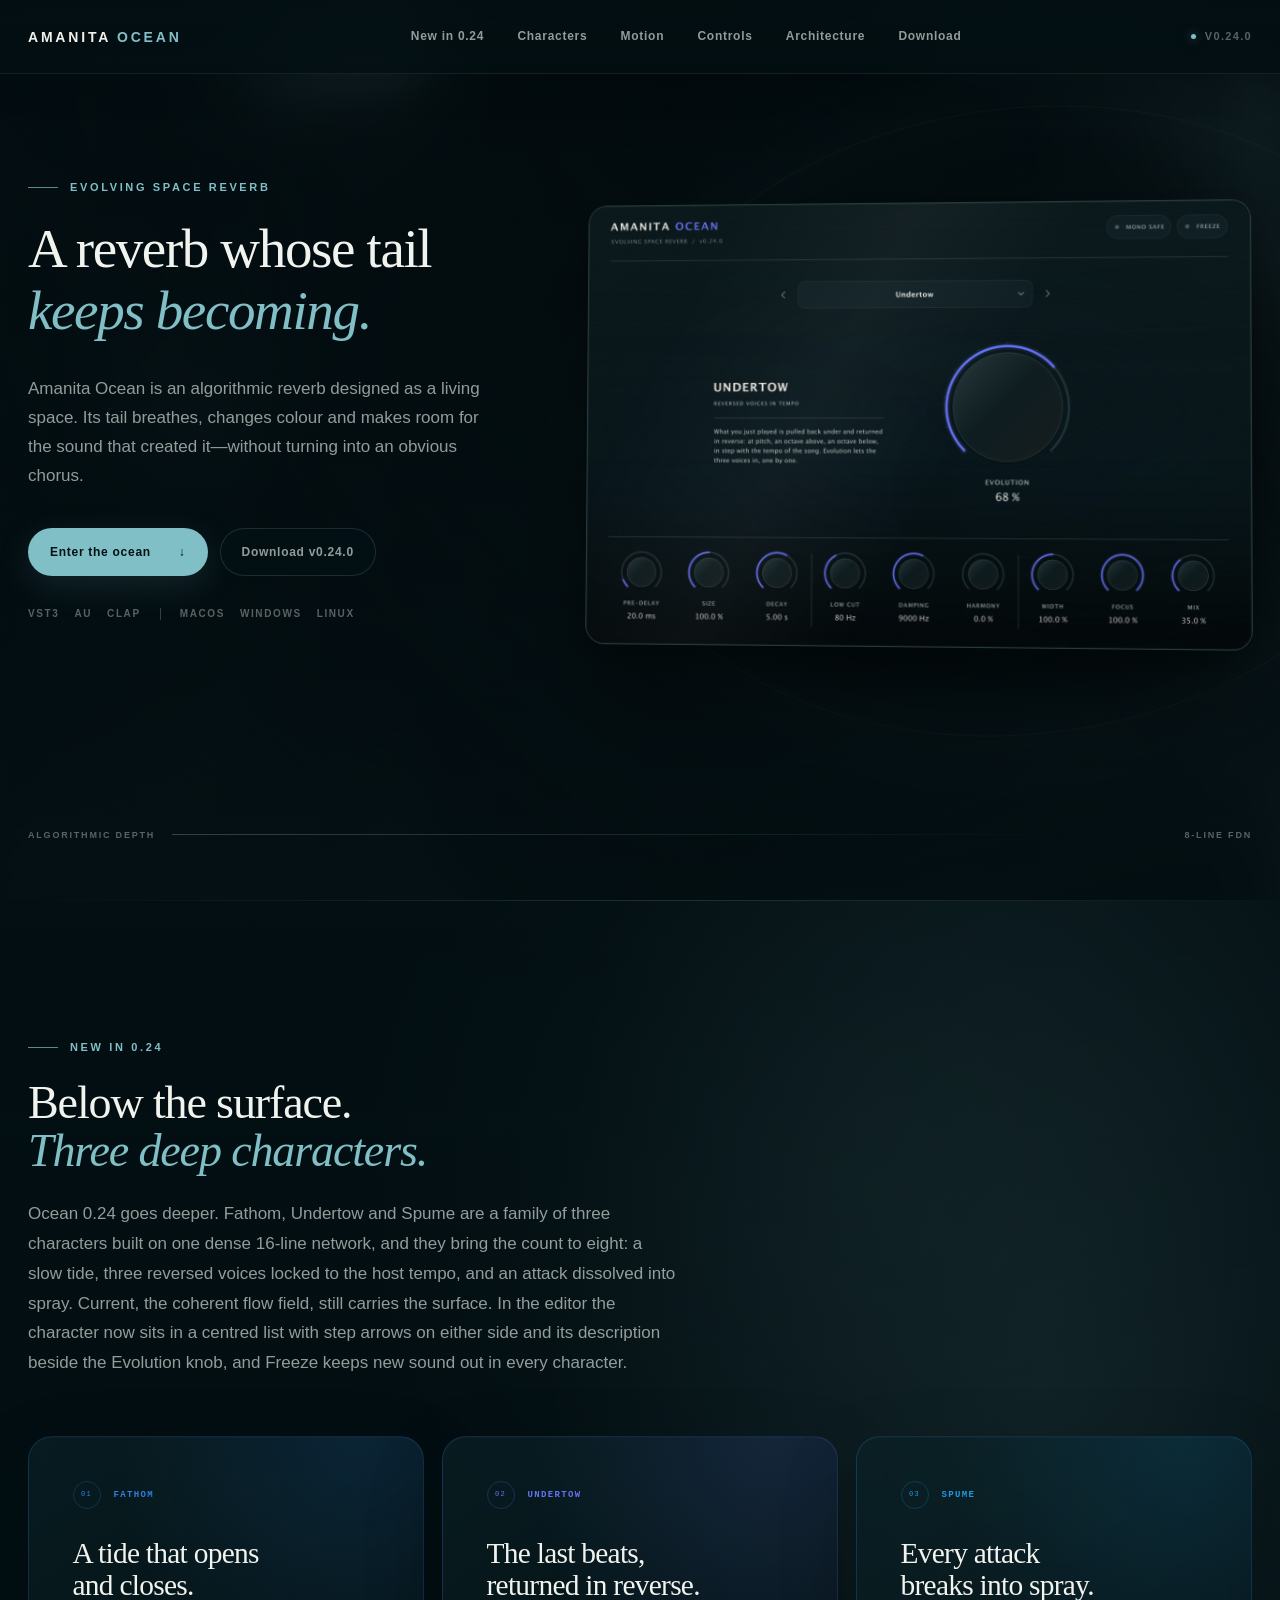
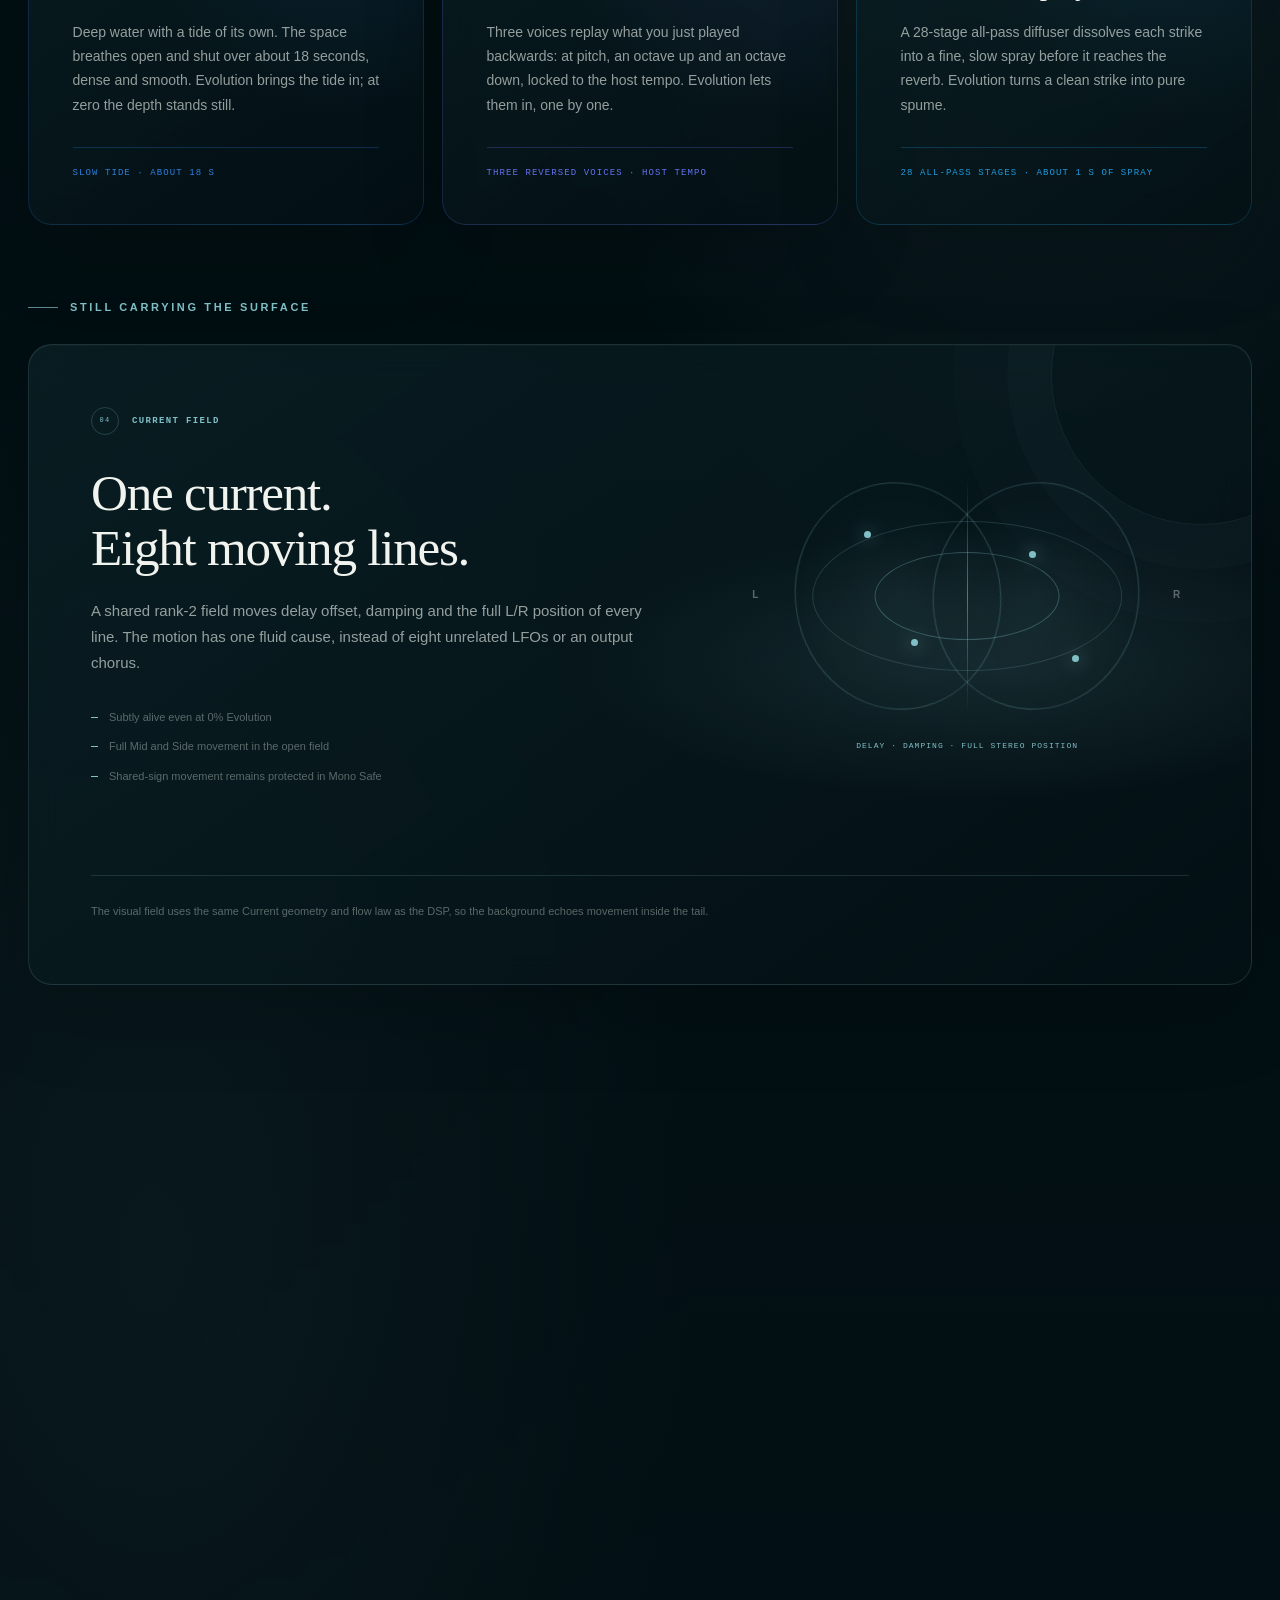
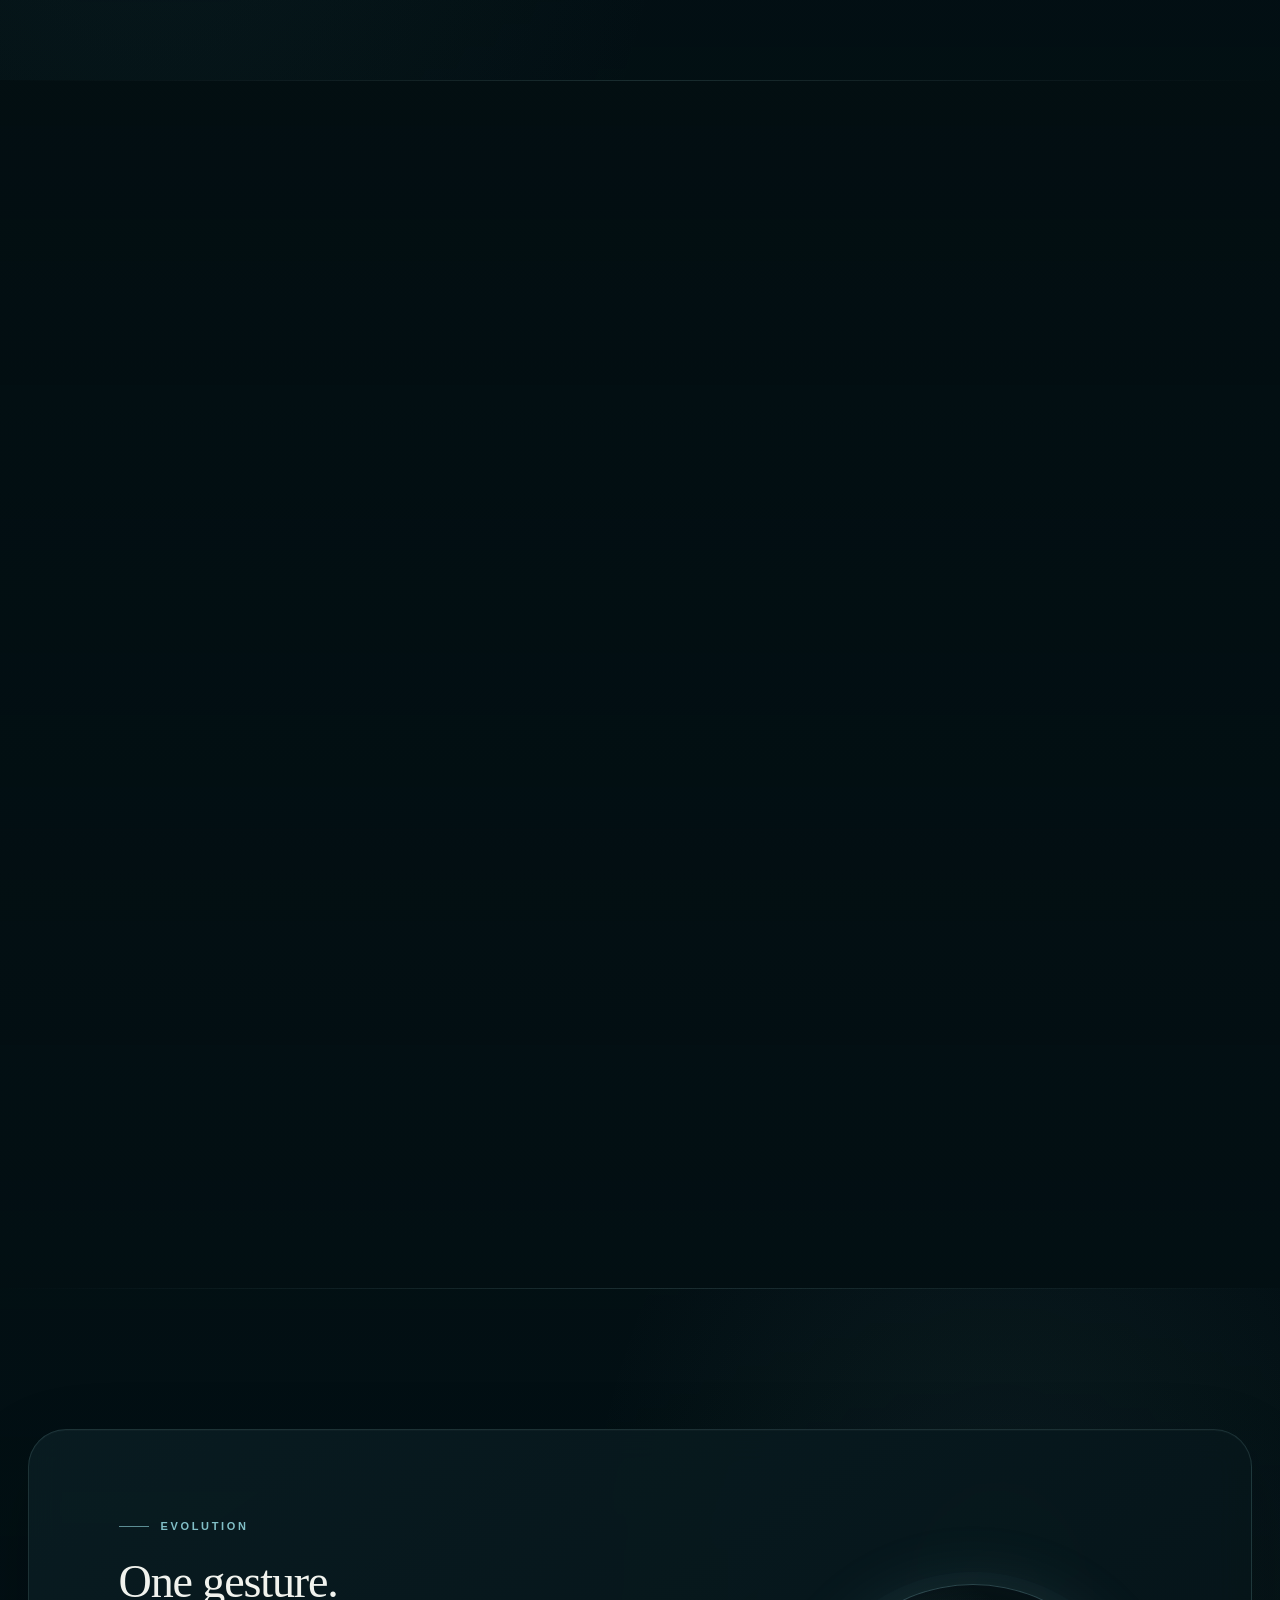
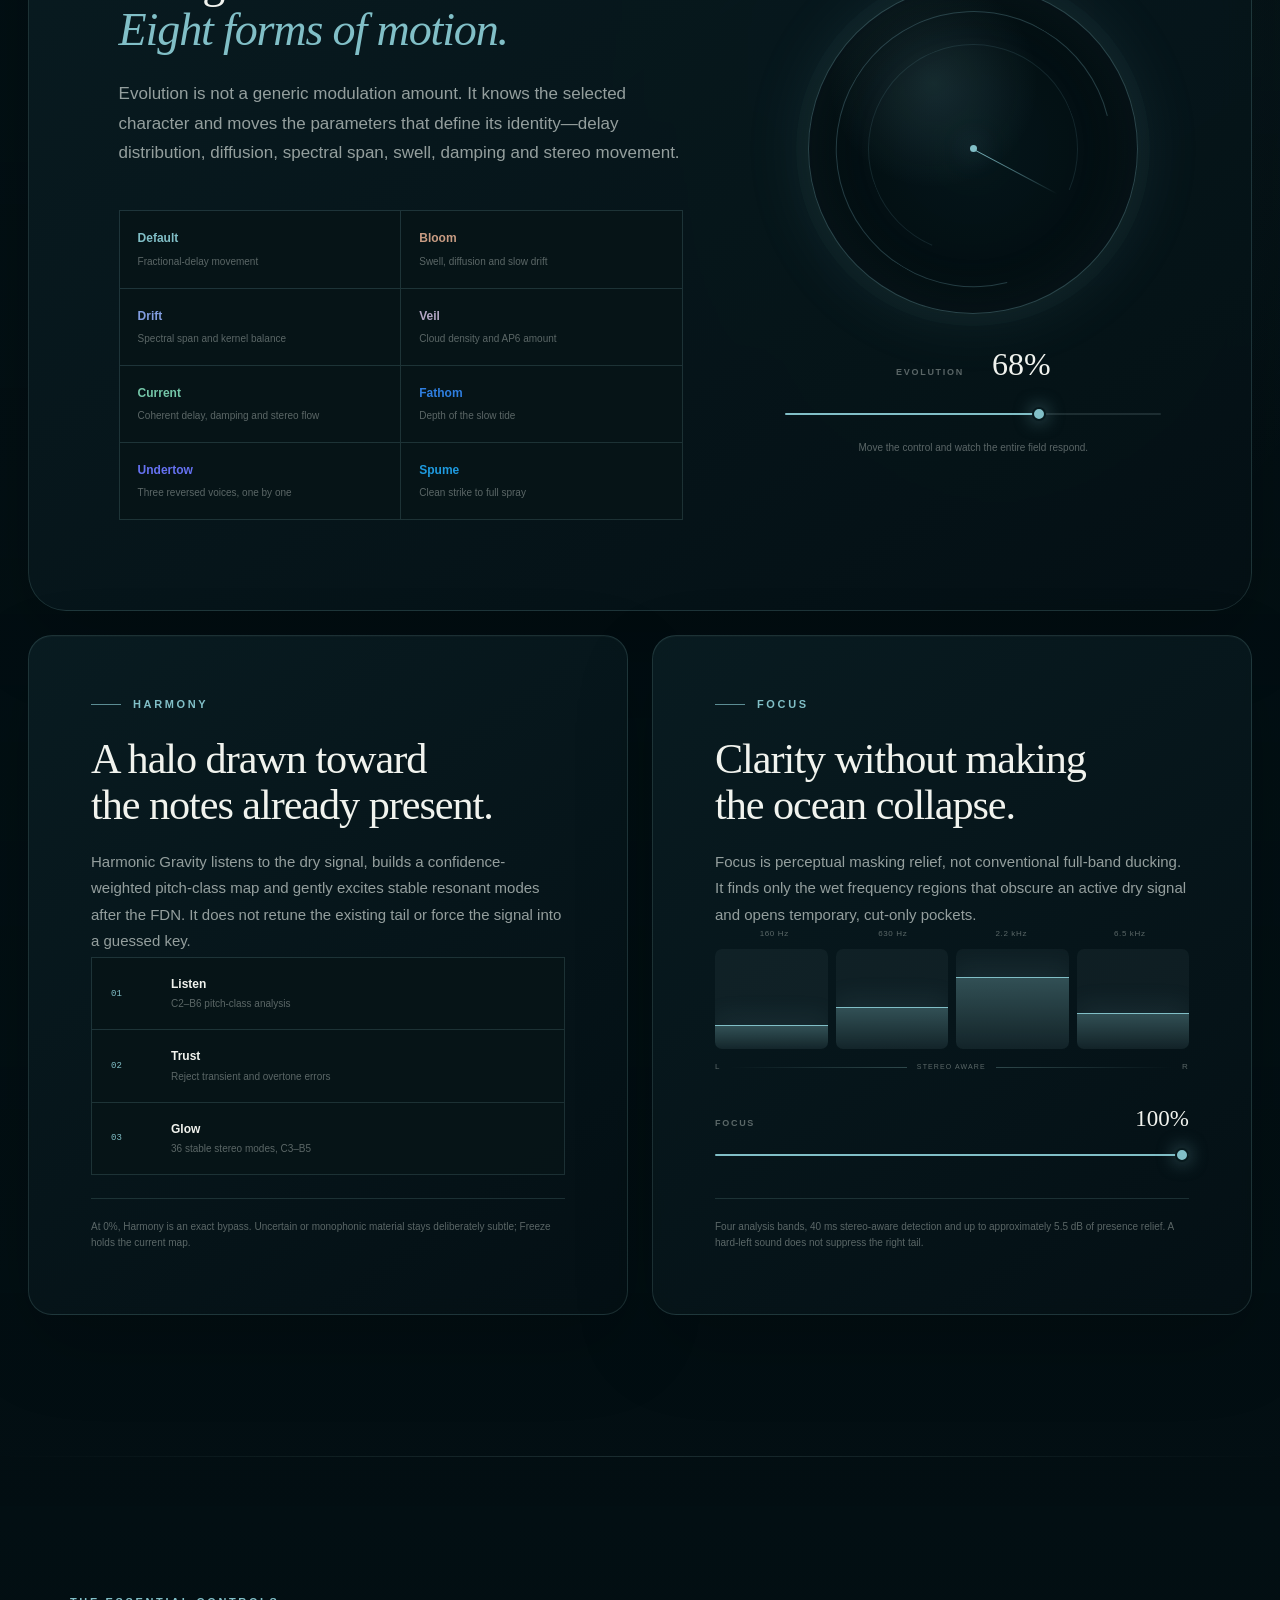
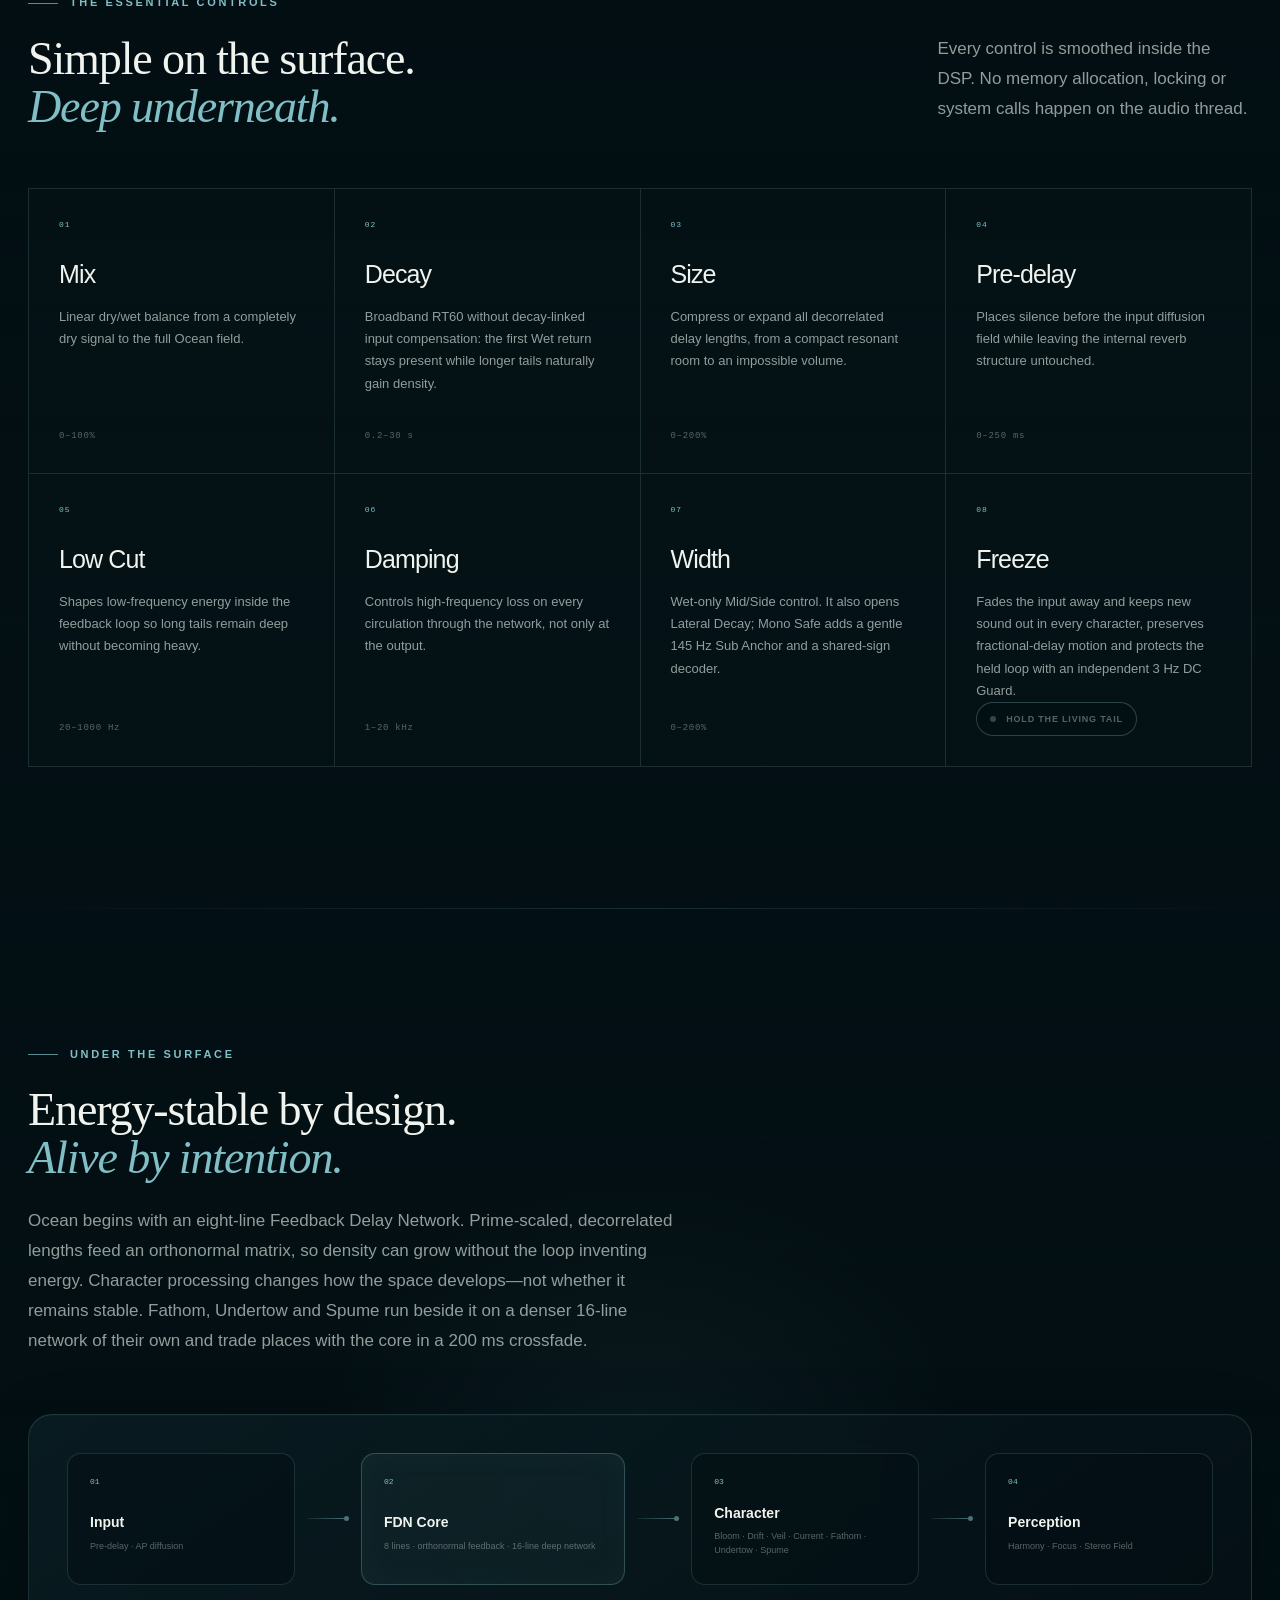
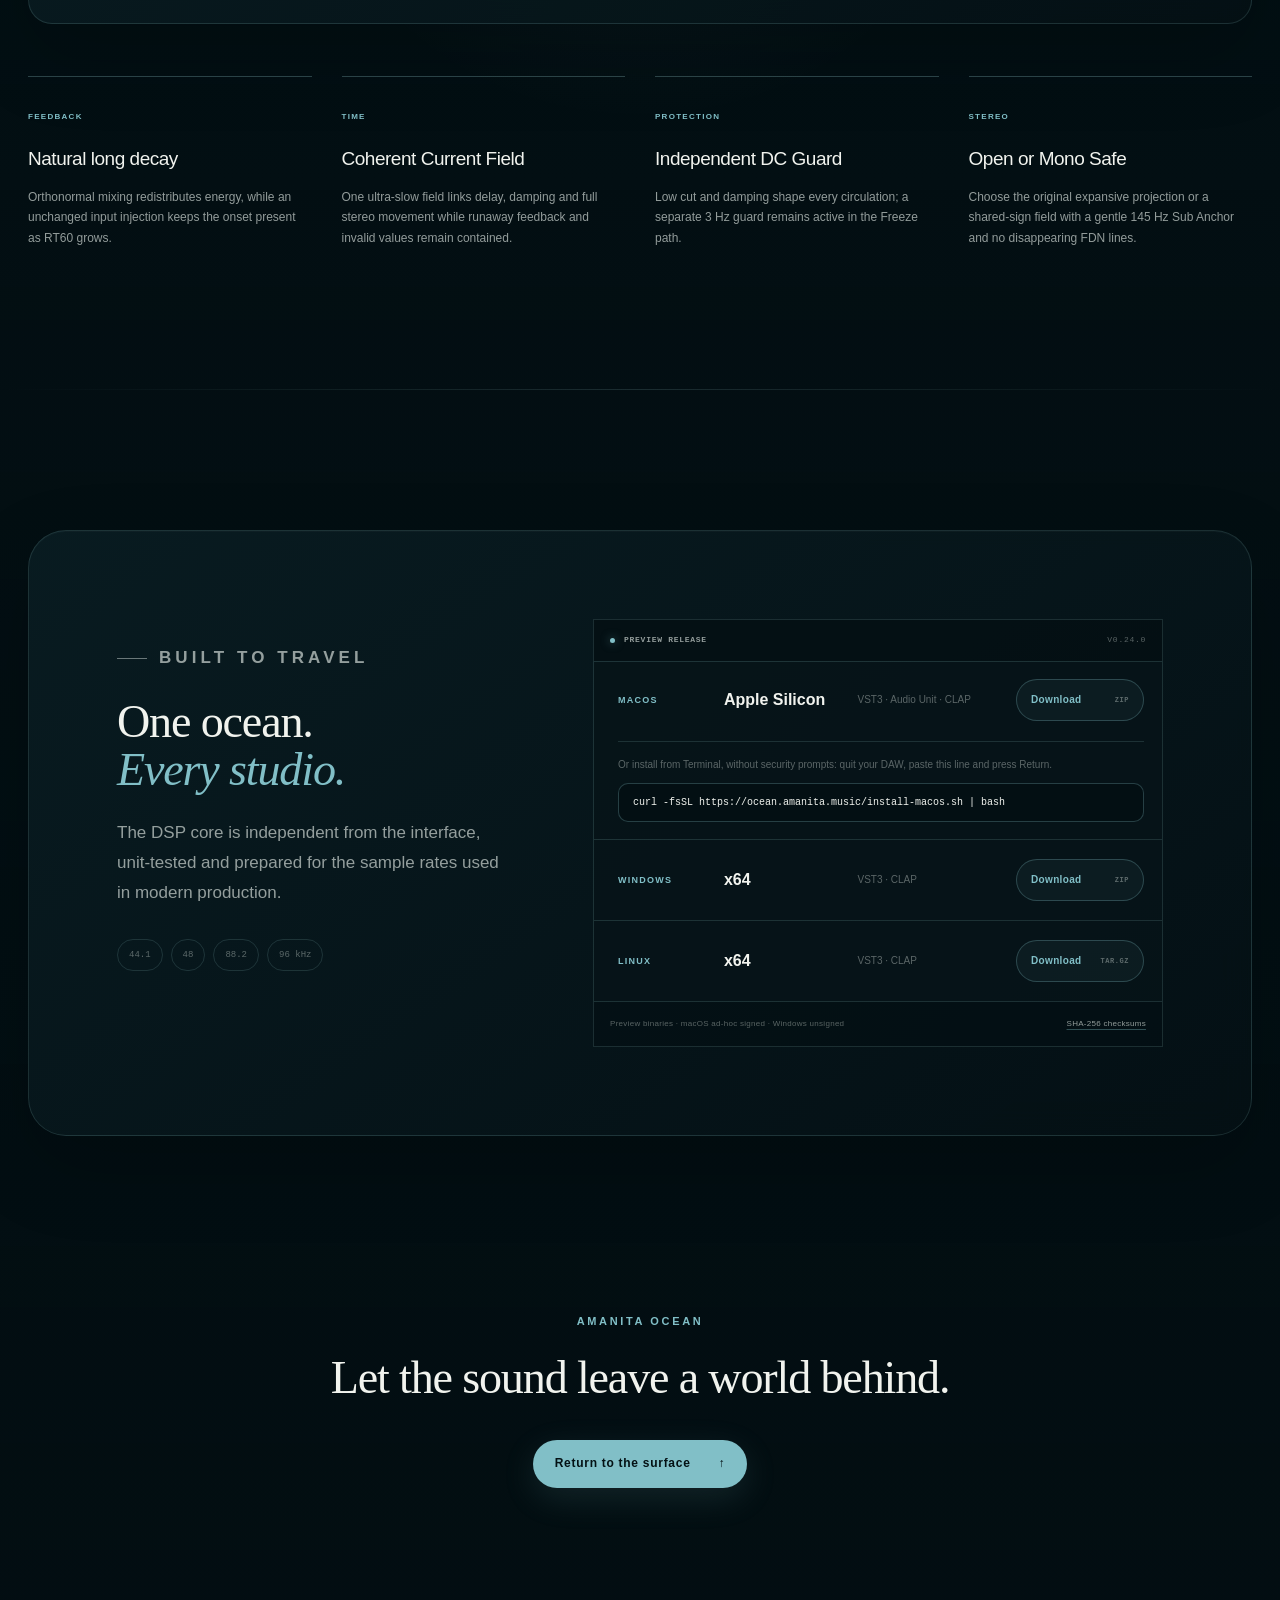
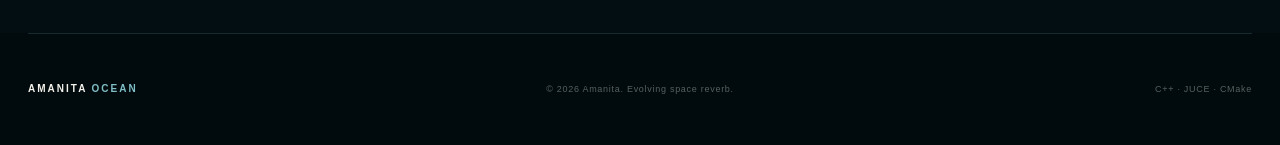
<file: site/index.html>
<!doctype html>
<html lang="en" data-character="default">
<head>
  <meta charset="utf-8">
  <meta name="viewport" content="width=device-width, initial-scale=1">
  <meta name="theme-color" content="#06161a">
  <meta name="color-scheme" content="dark">

  <title>Amanita Ocean — Evolving Space Reverb</title>
  <meta name="description" content="Amanita Ocean is an algorithmic reverb with eight living characters, from open water to a deep family of slow tides, tempo-locked reversed voices and dissolving spray, with harmonic gravity, stereo-aware focus and natural long decays.">
  <meta name="keywords" content="algorithmic reverb, VST3 reverb, AU reverb, CLAP plugin, ambient reverb, psytrance reverb, music production">
  <link rel="canonical" href="https://ocean.amanita.music/">

  <meta property="og:type" content="website">
  <meta property="og:title" content="Amanita Ocean — Evolving Space Reverb">
  <meta property="og:description" content="A reverb whose tail keeps becoming. Eight living characters, a deep family of tide, reversed voices and spray, Harmonic Gravity and stereo-aware Focus.">
  <meta property="og:url" content="https://ocean.amanita.music/">
  <meta property="og:image" content="https://ocean.amanita.music/assets/amanita-ocean-social.png">
  <meta property="og:image:width" content="1729">
  <meta property="og:image:height" content="910">
  <meta property="og:image:alt" content="Amanita Ocean in a deep cyan and blue liquid field">

  <meta name="twitter:card" content="summary_large_image">
  <meta name="twitter:title" content="Amanita Ocean — Evolving Space Reverb">
  <meta name="twitter:description" content="A reverb whose tail keeps becoming.">
  <meta name="twitter:image" content="https://ocean.amanita.music/assets/amanita-ocean-social.png">

  <link rel="icon" href="assets/favicon.svg" type="image/svg+xml">
  <link rel="stylesheet" href="styles.css?v=0240c">
  <script
    defer
    src="https://stats.amanita.music/script.js"
    data-website-id="257cbc84-9b4b-4b59-862d-b915599c4b4f"
  ></script>

  <script type="application/ld+json">
  {
    "@context": "https://schema.org",
    "@type": "SoftwareApplication",
    "name": "Amanita Ocean",
    "url": "https://ocean.amanita.music/",
    "image": "https://ocean.amanita.music/assets/amanita-ocean-social.png",
    "applicationCategory": "MultimediaApplication",
    "applicationSubCategory": "Audio effect plug-in",
    "softwareVersion": "0.24.0",
    "operatingSystem": "macOS, Windows, Linux",
    "description": "An algorithmic reverb with eight evolving characters, including a deep family of slow tides, tempo-locked reversed voices and dissolving spray, with coherent Current Field motion, harmonic gravity and stereo-aware masking relief.",
    "featureList": [
      "Eight reverb characters: Default, Bloom, Drift, Veil, Current, Fathom, Undertow and Spume",
      "Fathom: a slow tide that opens and closes over about 18 seconds",
      "Undertow: three reversed voices at pitch, an octave up and an octave down, locked to the host tempo",
      "Spume: a 28-stage all-pass diffuser that dissolves every attack into a fine spray",
      "Coherent Current Field delay, damping and stereo motion",
      "Evolution character macro",
      "Harmonic Gravity",
      "Stereo-aware Focus",
      "Natural Decay without decay-linked input attenuation",
      "Evolution-linked Lateral Decay",
      "Mono Safe stereo field with a 145 Hz Sub Anchor",
      "Independent 3 Hz DC Guard during Freeze",
      "Freeze that keeps new sound out in every character",
      "Character selector with previous and next step arrows",
      "VST3, Audio Unit and CLAP formats"
    ]
  }
  </script>
</head>

<body>
  <canvas id="ocean-canvas" aria-hidden="true"></canvas>
  <div class="world-vignette" aria-hidden="true"></div>

  <a class="skip-link" href="#main-content">Skip to content</a>

  <header class="site-header">
    <div class="site-header__inner">
      <a class="wordmark" href="#top" aria-label="Amanita Ocean home">
        <span>AMANITA</span>
        <span class="wordmark__ocean">OCEAN</span>
      </a>

      <nav class="site-nav" aria-label="Primary navigation">
        <a href="#new-in-024">New in 0.24</a>
        <a href="#characters">Characters</a>
        <a href="#macros">Motion</a>
        <a href="#controls">Controls</a>
        <a href="#architecture">Architecture</a>
        <a href="#downloads">Download</a>
      </nav>

      <a
        class="header-version"
        href="#downloads"
        aria-label="Download Amanita Ocean 0.24.0"
        data-umami-event="open-downloads-header"
      >
        <span class="status-dot" aria-hidden="true"></span>
        v0.24.0
      </a>
    </div>
  </header>

  <main id="main-content">
    <section class="hero" id="top">
      <div class="hero__glow" aria-hidden="true"></div>
      <div class="page-width hero__inner">
        <div class="hero__copy" data-reveal>
          <p class="eyebrow">Evolving space reverb</p>
          <h1>A reverb whose tail<br><em>keeps becoming.</em></h1>
          <p class="hero__lead">
            Amanita Ocean is an algorithmic reverb designed as a living space.
            Its tail breathes, changes colour and makes room for the sound that
            created it—without turning into an obvious chorus.
          </p>

          <div class="hero__actions">
            <a
              class="button button--primary"
              href="#characters"
              data-umami-event="explore-characters-hero"
            >
              Enter the ocean
              <span aria-hidden="true">↓</span>
            </a>
            <a
              class="button button--quiet"
              href="#downloads"
              data-umami-event="open-downloads-hero"
            >Download v0.24.0</a>
          </div>

          <p class="format-line">
            <span>VST3</span><span>AU</span><span>CLAP</span>
            <i aria-hidden="true"></i>
            <span>macOS</span><span>Windows</span><span>Linux</span>
          </p>
        </div>

        <div class="hero__product" data-reveal>
          <div class="product-halo" aria-hidden="true"></div>
          <figure class="plugin-frame">
            <img
              src="assets/amanita-ocean-plugin.png?v=undertow-0240"
              alt="Amanita Ocean 0.24.0 plug-in interface showing the Undertow character: a centred character selector with step arrows, a description beside the large Evolution knob and nine controls below"
              width="2880"
              height="1920"
              fetchpriority="high"
            >
          </figure>
        </div>
      </div>

      <div class="hero__foot page-width" aria-hidden="true">
        <span>Algorithmic depth</span>
        <span class="hero__line"></span>
        <span>8-line FDN</span>
      </div>
    </section>

    <section class="section release-highlights" id="new-in-024">
      <div class="page-width">
        <div class="section-heading release-highlights__heading" data-reveal>
          <p class="eyebrow">New in 0.24</p>
          <h2>Below the surface.<br><em>Three deep characters.</em></h2>
          <p>
            Ocean 0.24 goes deeper. Fathom, Undertow and Spume are a family of
            three characters built on one dense 16-line network, and they
            bring the count to eight: a slow tide, three reversed voices
            locked to the host tempo, and an attack dissolved into spray.
            Current, the coherent flow field, still carries the surface. In
            the editor the character now sits in a centred list with step
            arrows on either side and its description beside the Evolution
            knob, and Freeze keeps new sound out in every character.
          </p>
        </div>

        <div class="deep-grid">
          <article class="deep-card deep-card--fathom surface" data-reveal>
            <div class="release-card__meta">
              <span>01</span>
              <b>Fathom</b>
            </div>
            <h3>A tide that opens<br>and closes.</h3>
            <p>
              Deep water with a tide of its own. The space breathes open and
              shut over about 18 seconds, dense and smooth. Evolution brings
              the tide in; at zero the depth stands still.
            </p>
            <small>Slow tide · about 18&nbsp;s</small>
          </article>

          <article class="deep-card deep-card--undertow surface" data-reveal>
            <div class="release-card__meta">
              <span>02</span>
              <b>Undertow</b>
            </div>
            <h3>The last beats,<br>returned in reverse.</h3>
            <p>
              Three voices replay what you just played backwards: at pitch,
              an octave up and an octave down, locked to the host tempo.
              Evolution lets them in, one by one.
            </p>
            <small>Three reversed voices · host tempo</small>
          </article>

          <article class="deep-card deep-card--spume surface" data-reveal>
            <div class="release-card__meta">
              <span>03</span>
              <b>Spume</b>
            </div>
            <h3>Every attack<br>breaks into spray.</h3>
            <p>
              A 28-stage all-pass diffuser dissolves each strike into a fine,
              slow spray before it reaches the reverb. Evolution turns a
              clean strike into pure spume.
            </p>
            <small>28 all-pass stages · about 1&nbsp;s of spray</small>
          </article>
        </div>

        <p class="eyebrow release-highlights__sub" data-reveal>Still carrying the surface</p>

        <div class="release-grid">
          <article class="release-card release-card--stereo surface" data-reveal>
            <div class="release-card__copy">
              <div class="release-card__meta">
                <span>04</span>
                <b>Current Field</b>
              </div>
              <h3>One current.<br>Eight moving lines.</h3>
              <p>
                A shared rank-2 field moves delay offset, damping and the full
                L/R position of every line. The motion has one fluid cause,
                instead of eight unrelated LFOs or an output chorus.
              </p>
              <ul class="release-points">
                <li>Subtly alive even at 0% Evolution</li>
                <li>Full Mid and Side movement in the open field</li>
                <li>Shared-sign movement remains protected in Mono Safe</li>
              </ul>
            </div>

            <div class="stereo-translation" aria-hidden="true">
              <span class="stereo-translation__ring stereo-translation__ring--outer"></span>
              <span class="stereo-translation__ring stereo-translation__ring--inner"></span>
              <span class="stereo-translation__axis"></span>
              <i class="stereo-translation__point stereo-translation__point--one"></i>
              <i class="stereo-translation__point stereo-translation__point--two"></i>
              <i class="stereo-translation__point stereo-translation__point--three"></i>
              <i class="stereo-translation__point stereo-translation__point--four"></i>
              <b class="stereo-translation__left">L</b>
              <b class="stereo-translation__right">R</b>
              <small>Delay · damping · full stereo position</small>
            </div>

            <p class="release-card__precision">
              The visual field uses the same Current geometry and flow law as
              the DSP, so the background echoes movement inside the tail.
            </p>
          </article>

          <article class="release-card release-card--decay surface" data-reveal>
            <div class="release-card__meta">
              <span>05</span>
              <b>Natural Decay</b>
            </div>
            <h3>Time grows.<br>The source stays present.</h3>
            <p>
              Decay remains a pure feedback-time control: no decay-linked
              compensation turns the FDN input down. Longer settings preserve
              the first Wet return and build density naturally inside the tail.
            </p>
            <div class="decay-readout" aria-hidden="true">
              <div><strong>5</strong><span>sec</span></div>
              <i></i>
              <div><strong>30</strong><span>sec</span></div>
              <small>No decay-linked input gain</small>
            </div>
          </article>

          <article class="release-card release-card--guard surface" data-reveal>
            <div class="release-card__meta">
              <span>06</span>
              <b>Lateral Decay</b>
            </div>
            <h3>The centre holds.<br>The sides breathe longer.</h3>
            <p>
              Width and Evolution can extend the lateral group of FDN lines
              without shortening the central mono core. The space unfolds
              around the source without a new control or output Side boost.
            </p>
            <div class="guard-seal" aria-hidden="true">
              <span>+14%</span>
              <small>maximum lateral RT60 at 200% Width</small>
            </div>
          </article>
        </div>
      </div>
    </section>

    <section class="section characters" id="characters">
      <div class="page-width">
        <div class="section-heading" data-reveal>
          <p class="eyebrow">Eight waters, one ocean</p>
          <h2>Choose how the space <em>moves.</em></h2>
          <p>
            Five characters reshape the same stable reverb core; three more
            go down into a denser, deeper network. Every change of character
            takes 200&nbsp;ms, without a click or a hard cut.
          </p>
        </div>

        <div class="character-lab surface" data-reveal>
          <div class="mode-tabs" role="tablist" aria-label="Reverb character">
            <button
              class="mode-tab is-active"
              type="button"
              role="tab"
              id="mode-tab-default"
              aria-selected="true"
              aria-controls="mode-panel-default"
              data-character="0"
              data-umami-event="select-character-default"
            >
              <span class="mode-tab__number">01</span>
              <span class="mode-tab__name">Default</span>
              <span class="mode-tab__descriptor">Pure / Open</span>
            </button>
            <button
              class="mode-tab"
              type="button"
              role="tab"
              id="mode-tab-bloom"
              aria-selected="false"
              aria-controls="mode-panel-bloom"
              tabindex="-1"
              data-character="1"
              data-umami-event="select-character-bloom"
            >
              <span class="mode-tab__number">02</span>
              <span class="mode-tab__name">Bloom</span>
              <span class="mode-tab__descriptor">Rising / Diffusion</span>
            </button>
            <button
              class="mode-tab"
              type="button"
              role="tab"
              id="character-tab-drift"
              aria-selected="false"
              aria-controls="character-panel-drift"
              tabindex="-1"
              data-character="2"
              data-umami-event="select-character-drift"
            >
              <span class="mode-tab__number">03</span>
              <span class="mode-tab__name">Drift</span>
              <span class="mode-tab__descriptor">Spectral / Motion</span>
            </button>
            <button
              class="mode-tab"
              type="button"
              role="tab"
              id="mode-tab-veil"
              aria-selected="false"
              aria-controls="mode-panel-veil"
              tabindex="-1"
              data-character="3"
              data-umami-event="select-character-veil"
            >
              <span class="mode-tab__number">04</span>
              <span class="mode-tab__name">Veil</span>
              <span class="mode-tab__descriptor">Soft / Cloud</span>
            </button>
            <button
              class="mode-tab"
              type="button"
              role="tab"
              id="mode-tab-current"
              aria-selected="false"
              aria-controls="mode-panel-current"
              tabindex="-1"
              data-character="4"
              data-umami-event="select-character-current"
            >
              <span class="mode-tab__number">05</span>
              <span class="mode-tab__name">Current</span>
              <span class="mode-tab__descriptor">Coherent / Flow</span>
            </button>
            <button
              class="mode-tab"
              type="button"
              role="tab"
              id="mode-tab-fathom"
              aria-selected="false"
              aria-controls="mode-panel-fathom"
              tabindex="-1"
              data-character="5"
              data-umami-event="select-character-fathom"
            >
              <span class="mode-tab__number">06</span>
              <span class="mode-tab__name">Fathom</span>
              <span class="mode-tab__descriptor">Deep / Tide</span>
            </button>
            <button
              class="mode-tab"
              type="button"
              role="tab"
              id="mode-tab-undertow"
              aria-selected="false"
              aria-controls="mode-panel-undertow"
              tabindex="-1"
              data-character="6"
              data-umami-event="select-character-undertow"
            >
              <span class="mode-tab__number">07</span>
              <span class="mode-tab__name">Undertow</span>
              <span class="mode-tab__descriptor">Reversed / Tempo</span>
            </button>
            <button
              class="mode-tab"
              type="button"
              role="tab"
              id="mode-tab-spume"
              aria-selected="false"
              aria-controls="mode-panel-spume"
              tabindex="-1"
              data-character="7"
              data-umami-event="select-character-spume"
            >
              <span class="mode-tab__number">08</span>
              <span class="mode-tab__name">Spume</span>
              <span class="mode-tab__descriptor">Dissolved / Spray</span>
            </button>
          </div>

          <div class="mode-panels">
            <article
              class="mode-panel is-active"
              id="mode-panel-default"
              role="tabpanel"
              aria-labelledby="mode-tab-default"
              data-character-panel="0"
            >
              <div class="mode-panel__statement">
                <p class="mode-kicker">Open water</p>
                <h3>Clear in front.<br>Alive behind.</h3>
                <p>
                  Default preserves the attack, then opens into a balanced,
                  highly decorrelated field. Extremely slow fractional-delay
                  motion keeps long decays alive without announcing itself as
                  pitch modulation.
                </p>
              </div>
              <dl class="mode-panel__facts">
                <div>
                  <dt>Core</dt>
                  <dd>8-line orthonormal FDN</dd>
                </div>
                <div>
                  <dt>Diffusion</dt>
                  <dd>AP4 stereo field</dd>
                </div>
                <div>
                  <dt>Motion</dt>
                  <dd>0.025–0.650&nbsp;ms</dd>
                </div>
              </dl>
            </article>

            <article
              class="mode-panel"
              id="mode-panel-bloom"
              role="tabpanel"
              aria-labelledby="mode-tab-bloom"
              data-character-panel="1"
              hidden
            >
              <div class="mode-panel__statement">
                <p class="mode-kicker">Reflections that rise</p>
                <h3>A tail that opens<br>like a flower.</h3>
                <p>
                  Later reflections arrive with more weight, creating a
                  reverse-like swell before a second stereo diffusion field
                  dissolves the shape. It is causal, continuous and free from
                  grains or reversed buffers.
                </p>
              </div>
              <dl class="mode-panel__facts">
                <div>
                  <dt>Swell</dt>
                  <dd>Four rising reflection taps</dd>
                </div>
                <div>
                  <dt>Diffusion</dt>
                  <dd>Dual AP4 stereo fields</dd>
                </div>
                <div>
                  <dt>Evolution</dt>
                  <dd>8–100% rising layer</dd>
                </div>
              </dl>
            </article>

            <article
              class="mode-panel"
              id="character-panel-drift"
              role="tabpanel"
              aria-labelledby="character-tab-drift"
              data-character-panel="2"
              hidden
            >
              <div class="mode-panel__statement">
                <p class="mode-kicker">Movement inside the tail</p>
                <h3>The spectrum<br>becomes the current.</h3>
                <p>
                  Drift moves spectral regions inside the feedback network,
                  rather than chorusing the output. Left and right follow
                  related but independent trajectories while common delay
                  motion stays below 0.10&nbsp;ms to keep the low end anchored.
                </p>
              </div>
              <dl class="mode-panel__facts">
                <div>
                  <dt>Motion</dt>
                  <dd>Four orthogonal H8 axes</dd>
                </div>
                <div>
                  <dt>Air path</dt>
                  <dd>600&nbsp;Hz–18&nbsp;kHz</dd>
                </div>
                <div>
                  <dt>Cycles</dt>
                  <dd>5.5–73 seconds</dd>
                </div>
              </dl>
            </article>

            <article
              class="mode-panel"
              id="mode-panel-veil"
              role="tabpanel"
              aria-labelledby="mode-tab-veil"
              data-character-panel="3"
              hidden
            >
              <div class="mode-panel__statement">
                <p class="mode-kicker">Transients become atmosphere</p>
                <h3>Lose the edge.<br>Keep the presence.</h3>
                <p>
                  Veil reshapes phase and group delay through an additional
                  lossless AP6 excitation stage. Attacks enter the network as
                  a dense, weightless cloud while sustained tone remains
                  intact—without envelope pumping or granular windows.
                </p>
              </div>
              <dl class="mode-panel__facts">
                <div>
                  <dt>Cloud</dt>
                  <dd>Approximately 90&nbsp;ms</dd>
                </div>
                <div>
                  <dt>Excitation</dt>
                  <dd>Lossless AP6 per channel</dd>
                </div>
                <div>
                  <dt>Evolution</dt>
                  <dd>4–100% softening</dd>
                </div>
              </dl>
            </article>

            <article
              class="mode-panel"
              id="mode-panel-current"
              role="tabpanel"
              aria-labelledby="mode-tab-current"
              data-character-panel="4"
              hidden
            >
              <div class="mode-panel__statement">
                <p class="mode-kicker">One liquid field</p>
                <h3>Not eight LFOs.<br>One moving volume.</h3>
                <p>
                  Current places every delay line inside a shared two-axis
                  flow. Delay offset, damping and full stereo position move
                  together, so the space turns and drifts without becoming an
                  obvious chorus.
                </p>
              </div>
              <dl class="mode-panel__facts">
                <div>
                  <dt>Field</dt>
                  <dd>Coherent rank-2 motion</dd>
                </div>
                <div>
                  <dt>Delay</dt>
                  <dd>Up to 0.22&nbsp;ms</dd>
                </div>
                <div>
                  <dt>Evolution</dt>
                  <dd>6–100% current strength</dd>
                </div>
              </dl>
            </article>

            <article
              class="mode-panel"
              id="mode-panel-fathom"
              role="tabpanel"
              aria-labelledby="mode-tab-fathom"
              data-character-panel="5"
              hidden
            >
              <div class="mode-panel__statement">
                <p class="mode-kicker">Deep water, slow tide</p>
                <h3>A depth that<br>breathes on its own.</h3>
                <p>
                  Fathom is the first of the deep family: a dense, smooth
                  space with a tide of its own. Slow filtered voices open and
                  close the room over about 18 seconds, like the dark below
                  the light. Evolution brings the tide in; at zero the depth
                  stands perfectly still.
                </p>
              </div>
              <dl class="mode-panel__facts">
                <div>
                  <dt>Core</dt>
                  <dd>Dense 16-line network</dd>
                </div>
                <div>
                  <dt>Tide</dt>
                  <dd>About 18 seconds</dd>
                </div>
                <div>
                  <dt>Evolution</dt>
                  <dd>Still depth to full tide</dd>
                </div>
              </dl>
            </article>

            <article
              class="mode-panel"
              id="mode-panel-undertow"
              role="tabpanel"
              aria-labelledby="mode-tab-undertow"
              data-character-panel="6"
              hidden
            >
              <div class="mode-panel__statement">
                <p class="mode-kicker">Pulled back under</p>
                <h3>What you played<br>returns in reverse.</h3>
                <p>
                  Undertow takes the last beats under and sends them back
                  reversed, through three voices: at pitch, an octave up and
                  an octave down. Their phrases are cut to the bar and follow
                  the tempo and position of the host, so the pull always lands
                  in time. Evolution lets the voices in, one by one.
                </p>
              </div>
              <dl class="mode-panel__facts">
                <div>
                  <dt>Voices</dt>
                  <dd>At pitch · octave up · octave down</dd>
                </div>
                <div>
                  <dt>Phrases</dt>
                  <dd>1/3, 1/2 and 2/3 of a bar</dd>
                </div>
                <div>
                  <dt>Sync</dt>
                  <dd>Host tempo and position</dd>
                </div>
              </dl>
            </article>

            <article
              class="mode-panel"
              id="mode-panel-spume"
              role="tabpanel"
              aria-labelledby="mode-tab-spume"
              data-character-panel="7"
              hidden
            >
              <div class="mode-panel__statement">
                <p class="mode-kicker">The wave breaks first</p>
                <h3>Every strike<br>becomes spray.</h3>
                <p>
                  Spume breaks every sound before it reaches the deep. A
                  28-stage all-pass diffuser spreads each attack into a fine,
                  slow spray that hangs for about a second and then sinks into
                  the reverb below. Evolution moves from a clean strike to
                  pure spume.
                </p>
              </div>
              <dl class="mode-panel__facts">
                <div>
                  <dt>Diffuser</dt>
                  <dd>28 all-pass stages</dd>
                </div>
                <div>
                  <dt>Spray</dt>
                  <dd>About one second</dd>
                </div>
                <div>
                  <dt>Evolution</dt>
                  <dd>Clean strike to pure spume</dd>
                </div>
              </dl>
            </article>
          </div>
        </div>
      </div>
    </section>

    <section class="section macros" id="macros">
      <div class="page-width">
        <div class="macro-feature macro-feature--evolution surface" data-reveal>
          <div class="macro-feature__copy">
            <p class="eyebrow">Evolution</p>
            <h2>One gesture.<br><em>Eight forms of motion.</em></h2>
            <p>
              Evolution is not a generic modulation amount. It knows the
              selected character and moves the parameters that define its
              identity—delay distribution, diffusion, spectral span, swell,
              damping and stereo movement.
            </p>

            <ul class="character-map">
              <li><b>Default</b><span>Fractional-delay movement</span></li>
              <li><b>Bloom</b><span>Swell, diffusion and slow drift</span></li>
              <li><b>Drift</b><span>Spectral span and kernel balance</span></li>
              <li><b>Veil</b><span>Cloud density and AP6 amount</span></li>
              <li><b>Current</b><span>Coherent delay, damping and stereo flow</span></li>
              <li><b>Fathom</b><span>Depth of the slow tide</span></li>
              <li><b>Undertow</b><span>Three reversed voices, one by one</span></li>
              <li><b>Spume</b><span>Clean strike to full spray</span></li>
            </ul>
          </div>

          <div class="macro-control" aria-label="Interactive Evolution demonstration">
            <div class="macro-control__orb" aria-hidden="true">
              <span></span><i></i>
            </div>
            <div class="macro-control__readout">
              <span>Evolution</span>
              <output id="evolution-output" for="evolution-control">68%</output>
            </div>
            <input
              id="evolution-control"
              class="ocean-range"
              type="range"
              min="0"
              max="100"
              step="1"
              value="68"
              aria-label="Evolution"
              aria-describedby="evolution-output"
              data-ocean-control="evolution"
            >
            <p>Move the control and watch the entire field respond.</p>
          </div>
        </div>

        <div class="macro-pair">
          <article class="macro-card macro-card--harmony surface" data-reveal>
            <div class="macro-card__heading">
              <p class="eyebrow">Harmony</p>
              <h3>A halo drawn toward<br>the notes already present.</h3>
              <p>
                Harmonic Gravity listens to the dry signal, builds a
                confidence-weighted pitch-class map and gently excites stable
                resonant modes after the FDN. It does not retune the existing
                tail or force the signal into a guessed key.
              </p>
            </div>

            <ol class="signal-flow" aria-label="Harmonic Gravity signal flow">
              <li>
                <span>01</span>
                <div><b>Listen</b><small>C2–B6 pitch-class analysis</small></div>
              </li>
              <li>
                <span>02</span>
                <div><b>Trust</b><small>Reject transient and overtone errors</small></div>
              </li>
              <li>
                <span>03</span>
                <div><b>Glow</b><small>36 stable stereo modes, C3–B5</small></div>
              </li>
            </ol>

            <p class="precision-note">
              At 0%, Harmony is an exact bypass. Uncertain or monophonic
              material stays deliberately subtle; Freeze holds the current map.
            </p>
          </article>

          <article class="macro-card macro-card--focus surface" data-reveal>
            <div class="macro-card__heading">
              <p class="eyebrow">Focus</p>
              <h3>Clarity without making<br>the ocean collapse.</h3>
              <p>
                Focus is perceptual masking relief, not conventional full-band
                ducking. It finds only the wet frequency regions that obscure
                an active dry signal and opens temporary, cut-only pockets.
              </p>
            </div>

            <div class="focus-map" aria-hidden="true">
              <div class="focus-map__labels">
                <span>160 Hz</span><span>630 Hz</span><span>2.2 kHz</span><span>6.5 kHz</span>
              </div>
              <div class="focus-map__bands">
                <i style="--depth: 24%"></i>
                <i style="--depth: 42%"></i>
                <i style="--depth: 72%"></i>
                <i style="--depth: 36%"></i>
              </div>
              <div class="focus-map__stereo">
                <span>L</span><b></b><em>STEREO AWARE</em><b></b><span>R</span>
              </div>
            </div>

            <div class="compact-control">
              <div>
                <label for="focus-control">Focus</label>
                <output id="focus-output" for="focus-control">100%</output>
              </div>
              <input
                id="focus-control"
                class="ocean-range"
                type="range"
                min="0"
                max="100"
                step="1"
                value="100"
                aria-describedby="focus-output"
                data-ocean-control="focus"
              >
            </div>

            <p class="precision-note">
              Four analysis bands, 40&nbsp;ms stereo-aware detection and up to
              approximately 5.5&nbsp;dB of presence relief. A hard-left sound
              does not suppress the right tail.
            </p>
          </article>
        </div>
      </div>
    </section>

    <section class="section controls" id="controls">
      <div class="page-width">
        <div class="section-heading section-heading--split" data-reveal>
          <div>
            <p class="eyebrow">The essential controls</p>
            <h2>Simple on the surface.<br><em>Deep underneath.</em></h2>
          </div>
          <p>
            Every control is smoothed inside the DSP. No memory allocation,
            locking or system calls happen on the audio thread.
          </p>
        </div>

        <div class="control-grid">
          <article class="control-card" data-reveal>
            <span class="control-card__index">01</span>
            <h3>Mix</h3>
            <p>Linear dry/wet balance from a completely dry signal to the full Ocean field.</p>
            <b>0–100%</b>
          </article>
          <article class="control-card" data-reveal>
            <span class="control-card__index">02</span>
            <h3>Decay</h3>
            <p>Broadband RT60 without decay-linked input compensation: the first Wet return stays present while longer tails naturally gain density.</p>
            <b>0.2–30 s</b>
          </article>
          <article class="control-card" data-reveal>
            <span class="control-card__index">03</span>
            <h3>Size</h3>
            <p>Compress or expand all decorrelated delay lengths, from a compact resonant room to an impossible volume.</p>
            <b>0–200%</b>
          </article>
          <article class="control-card" data-reveal>
            <span class="control-card__index">04</span>
            <h3>Pre-delay</h3>
            <p>Places silence before the input diffusion field while leaving the internal reverb structure untouched.</p>
            <b>0–250 ms</b>
          </article>
          <article class="control-card" data-reveal>
            <span class="control-card__index">05</span>
            <h3>Low Cut</h3>
            <p>Shapes low-frequency energy inside the feedback loop so long tails remain deep without becoming heavy.</p>
            <b>20–1000 Hz</b>
          </article>
          <article class="control-card" data-reveal>
            <span class="control-card__index">06</span>
            <h3>Damping</h3>
            <p>Controls high-frequency loss on every circulation through the network, not only at the output.</p>
            <b>1–20 kHz</b>
          </article>
          <article class="control-card" data-reveal>
            <span class="control-card__index">07</span>
            <h3>Width</h3>
            <p>Wet-only Mid/Side control. It also opens Lateral Decay; Mono Safe adds a gentle 145&nbsp;Hz Sub Anchor and a shared-sign decoder.</p>
            <b>0–200%</b>
          </article>
          <article class="control-card control-card--freeze" data-reveal>
            <span class="control-card__index">08</span>
            <h3>Freeze</h3>
            <p>Fades the input away and keeps new sound out in every character, preserves fractional-delay motion and protects the held loop with an independent 3 Hz DC Guard.</p>
            <button
              class="freeze-demo"
              type="button"
              aria-pressed="false"
              data-ocean-freeze
              data-umami-event="toggle-freeze-demo"
            >
              <span aria-hidden="true"></span>
              Hold the living tail
            </button>
          </article>
        </div>
      </div>
    </section>

    <section class="section architecture" id="architecture">
      <div class="page-width">
        <div class="section-heading architecture__heading" data-reveal>
          <p class="eyebrow">Under the surface</p>
          <h2>Energy-stable by design.<br><em>Alive by intention.</em></h2>
          <p>
            Ocean begins with an eight-line Feedback Delay Network. Prime-scaled,
            decorrelated lengths feed an orthonormal matrix, so density can grow
            without the loop inventing energy. Character processing changes how
            the space develops—not whether it remains stable. Fathom, Undertow
            and Spume run beside it on a denser 16-line network of their own
            and trade places with the core in a 200&nbsp;ms crossfade.
          </p>
        </div>

        <div class="signal-chain surface" data-reveal>
          <div class="signal-node">
            <span>01</span>
            <b>Input</b>
            <small>Pre-delay · AP diffusion</small>
          </div>
          <i aria-hidden="true"></i>
          <div class="signal-node signal-node--core">
            <span>02</span>
            <b>FDN Core</b>
            <small>8 lines · orthonormal feedback · 16-line deep network</small>
          </div>
          <i aria-hidden="true"></i>
          <div class="signal-node">
            <span>03</span>
            <b>Character</b>
            <small>Bloom · Drift · Veil · Current · Fathom · Undertow · Spume</small>
          </div>
          <i aria-hidden="true"></i>
          <div class="signal-node">
            <span>04</span>
            <b>Perception</b>
            <small>Harmony · Focus · Stereo Field</small>
          </div>
        </div>

        <div class="technical-grid">
          <article data-reveal>
            <span>Feedback</span>
            <h3>Natural long decay</h3>
            <p>Orthonormal mixing redistributes energy, while an unchanged input injection keeps the onset present as RT60 grows.</p>
          </article>
          <article data-reveal>
            <span>Time</span>
            <h3>Coherent Current Field</h3>
            <p>One ultra-slow field links delay, damping and full stereo movement while runaway feedback and invalid values remain contained.</p>
          </article>
          <article data-reveal>
            <span>Protection</span>
            <h3>Independent DC Guard</h3>
            <p>Low cut and damping shape every circulation; a separate 3 Hz guard remains active in the Freeze path.</p>
          </article>
          <article data-reveal>
            <span>Stereo</span>
            <h3>Open or Mono Safe</h3>
            <p>Choose the original expansive projection or a shared-sign field with a gentle 145 Hz Sub Anchor and no disappearing FDN lines.</p>
          </article>
        </div>
      </div>
    </section>

    <section class="section formats" id="formats">
      <div class="page-width">
        <div class="formats__panel surface" data-reveal>
          <div class="formats__copy">
            <p class="eyebrow">Built to travel</p>
            <h2>One ocean.<br><em>Every studio.</em></h2>
            <p>
              The DSP core is independent from the interface, unit-tested and
              prepared for the sample rates used in modern production.
            </p>
            <div class="sample-rates" aria-label="Supported sample rates">
              <span>44.1</span><span>48</span><span>88.2</span><span>96 kHz</span>
            </div>
          </div>

          <div class="downloads" id="downloads">
            <div class="release-meta">
              <div>
                <span class="status-dot" aria-hidden="true"></span>
                <strong>Preview release</strong>
              </div>
              <span>v0.24.0</span>
            </div>

            <div class="platform-list">
              <article>
                <span>macOS</span>
                <h3>Apple Silicon</h3>
                <p>VST3 · Audio Unit · CLAP</p>
                <a
                  class="download-button"
                  href="downloads/0.24.0/Amanita-Ocean-0.24.0-macOS-arm64.zip"
                  download
                  aria-label="Download Amanita Ocean 0.24.0 for macOS Apple Silicon"
                  data-umami-event="download-macos-arm64"
                >
                  <span>Download</span>
                  <small>ZIP</small>
                </a>
                <div class="terminal-install">
                  <p>Or install from Terminal, without security prompts: quit your DAW, paste this line and press Return.</p>
                  <code
                    class="install-command"
                    data-umami-event="select-macos-terminal-install"
                  >curl -fsSL https://ocean.amanita.music/install-macos.sh | bash</code>
                </div>
              </article>
              <article>
                <span>Windows</span>
                <h3>x64</h3>
                <p>VST3 · CLAP</p>
                <a
                  class="download-button"
                  href="downloads/0.24.0/Amanita-Ocean-0.24.0-Windows-x64.zip"
                  download
                  aria-label="Download Amanita Ocean 0.24.0 for Windows x64"
                  data-umami-event="download-windows-x64"
                >
                  <span>Download</span>
                  <small>ZIP</small>
                </a>
              </article>
              <article>
                <span>Linux</span>
                <h3>x64</h3>
                <p>VST3 · CLAP</p>
                <a
                  class="download-button"
                  href="downloads/0.24.0/Amanita-Ocean-0.24.0-Linux-x64.tar.gz"
                  download
                  aria-label="Download Amanita Ocean 0.24.0 for Linux x64"
                  data-umami-event="download-linux-x64"
                >
                  <span>Download</span>
                  <small>TAR.GZ</small>
                </a>
              </article>
            </div>

            <div class="release-foot">
              <p>Preview binaries · macOS ad-hoc signed · Windows unsigned</p>
              <a
                href="downloads/0.24.0/SHA256SUMS.txt"
                data-umami-event="download-sha256-manifest"
              >SHA-256 checksums</a>
            </div>
          </div>
        </div>

        <div class="closing" data-reveal>
          <p class="eyebrow">Amanita Ocean</p>
          <h2>Let the sound leave a world behind.</h2>
          <a class="button button--primary" href="#top">Return to the surface <span aria-hidden="true">↑</span></a>
        </div>
      </div>
    </section>
  </main>

  <footer class="site-footer">
    <div class="page-width site-footer__inner">
      <a class="wordmark wordmark--small" href="#top">
        <span>AMANITA</span><span class="wordmark__ocean">OCEAN</span>
      </a>
      <p>© <span data-current-year>2026</span> Amanita. Evolving space reverb.</p>
      <p>C++ · JUCE · CMake</p>
    </div>
  </footer>

  <noscript>
    <div class="noscript-note">
      JavaScript is disabled. The complete product information remains available;
      only the living Ocean background and interactive controls are paused.
    </div>
  </noscript>

  <script src="js/ocean-background.js" defer></script>
  <script src="js/site.js" defer></script>
</body>
</html>
</file>
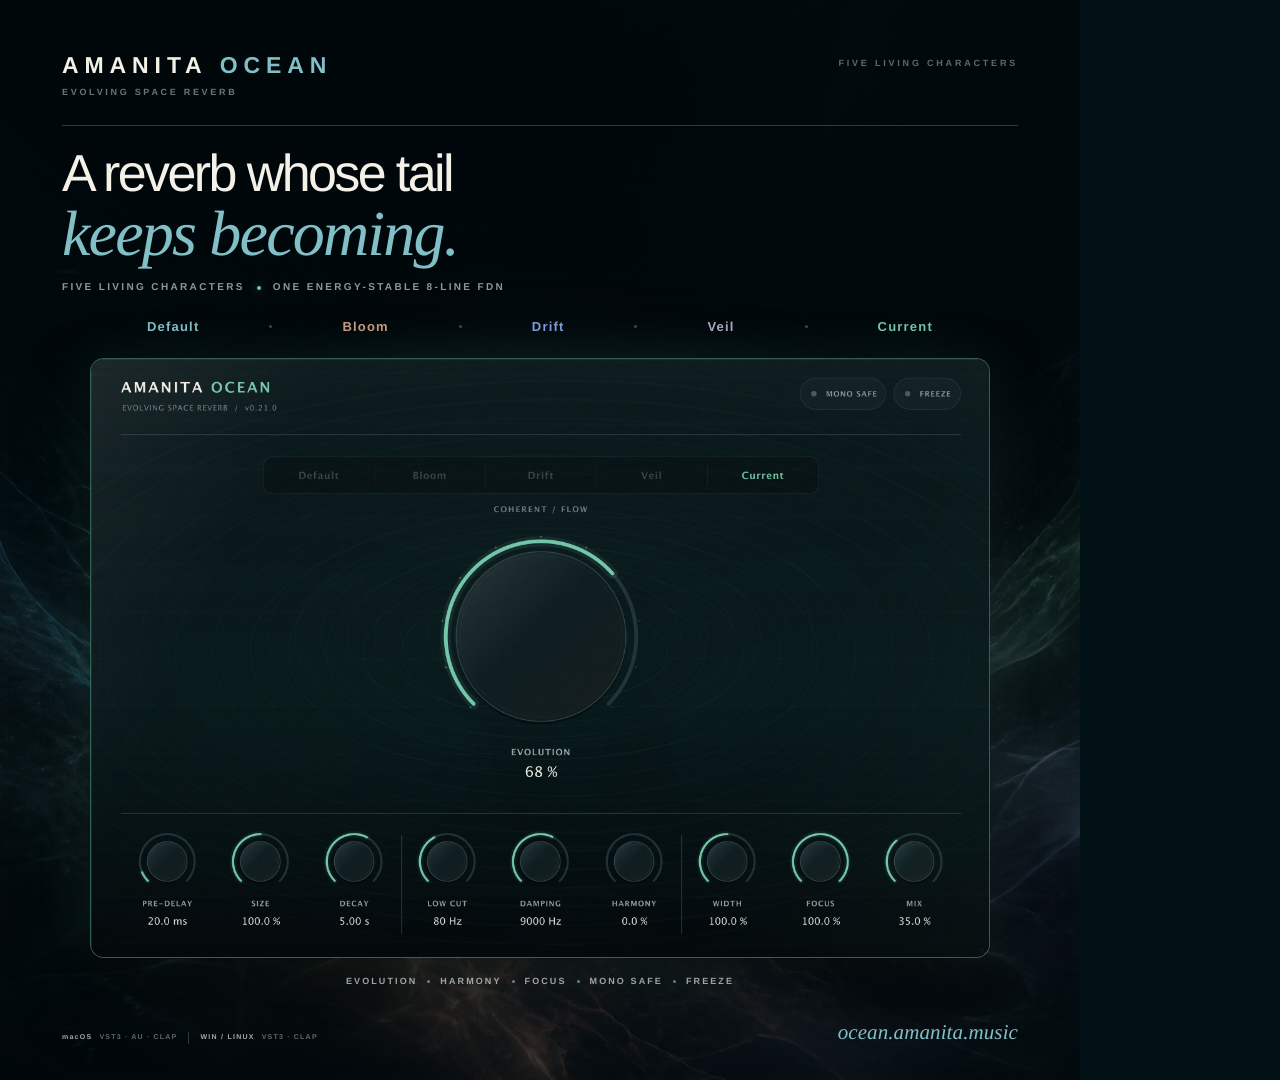
<file: marketing/instagram-posts/post.html>
<!doctype html>
<html lang="en">
  <head>
    <meta charset="utf-8">
    <meta name="viewport" content="width=1080, initial-scale=1">
    <meta name="color-scheme" content="dark">
    <title>Amanita Ocean — Instagram Campaign Post</title>
    <link rel="stylesheet" href="post.css">
  </head>
  <body>
    <main class="post" id="post">
      <div class="post__background" aria-hidden="true"></div>
      <div class="post__wash" aria-hidden="true"></div>
      <div class="post__grain" aria-hidden="true"></div>

      <header class="masthead">
        <div class="brand" aria-label="Amanita Ocean">
          <div class="brand__name">
            <span>AMANITA</span>
            <span class="brand__ocean">OCEAN</span>
          </div>
          <p>EVOLVING SPACE REVERB</p>
        </div>
        <p class="masthead__edition">FIVE LIVING CHARACTERS</p>
      </header>

      <section class="campaign-copy" aria-labelledby="headline">
        <h1 id="headline">
          <span>A reverb whose tail</span>
          <em>keeps becoming.</em>
        </h1>
        <p class="campaign-copy__subline">
          FIVE LIVING CHARACTERS <i></i> ONE ENERGY-STABLE 8-LINE FDN
        </p>
      </section>

      <nav class="characters" aria-label="Amanita Ocean reverb characters">
        <span class="characters__default">Default</span>
        <i></i>
        <span class="characters__bloom">Bloom</span>
        <i></i>
        <span class="characters__drift">Drift</span>
        <i></i>
        <span class="characters__veil">Veil</span>
        <i></i>
        <span class="characters__current">Current</span>
      </nav>

      <section class="product" aria-label="Amanita Ocean plug-in interface">
        <div class="product__aura" aria-hidden="true"></div>
        <div class="product__frame">
          <img
            id="pluginRender"
            src="../instagram-stories/plugin-renders/current.png"
            alt="Amanita Ocean plug-in interface showing the Current character"
          >
        </div>
      </section>

      <p class="features">
        EVOLUTION <i></i> HARMONY <i></i> FOCUS <i></i> MONO SAFE <i></i> FREEZE
      </p>

      <footer class="footer">
        <p class="footer__formats">
          <span>macOS</span> VST3 · AU · CLAP
          <i></i>
          <span>WIN / LINUX</span> VST3 · CLAP
        </p>
        <p class="footer__url">ocean.amanita.music</p>
      </footer>

      <div class="safe-area" aria-hidden="true"></div>
    </main>

    <script src="post.js"></script>
  </body>
</html>
</file>
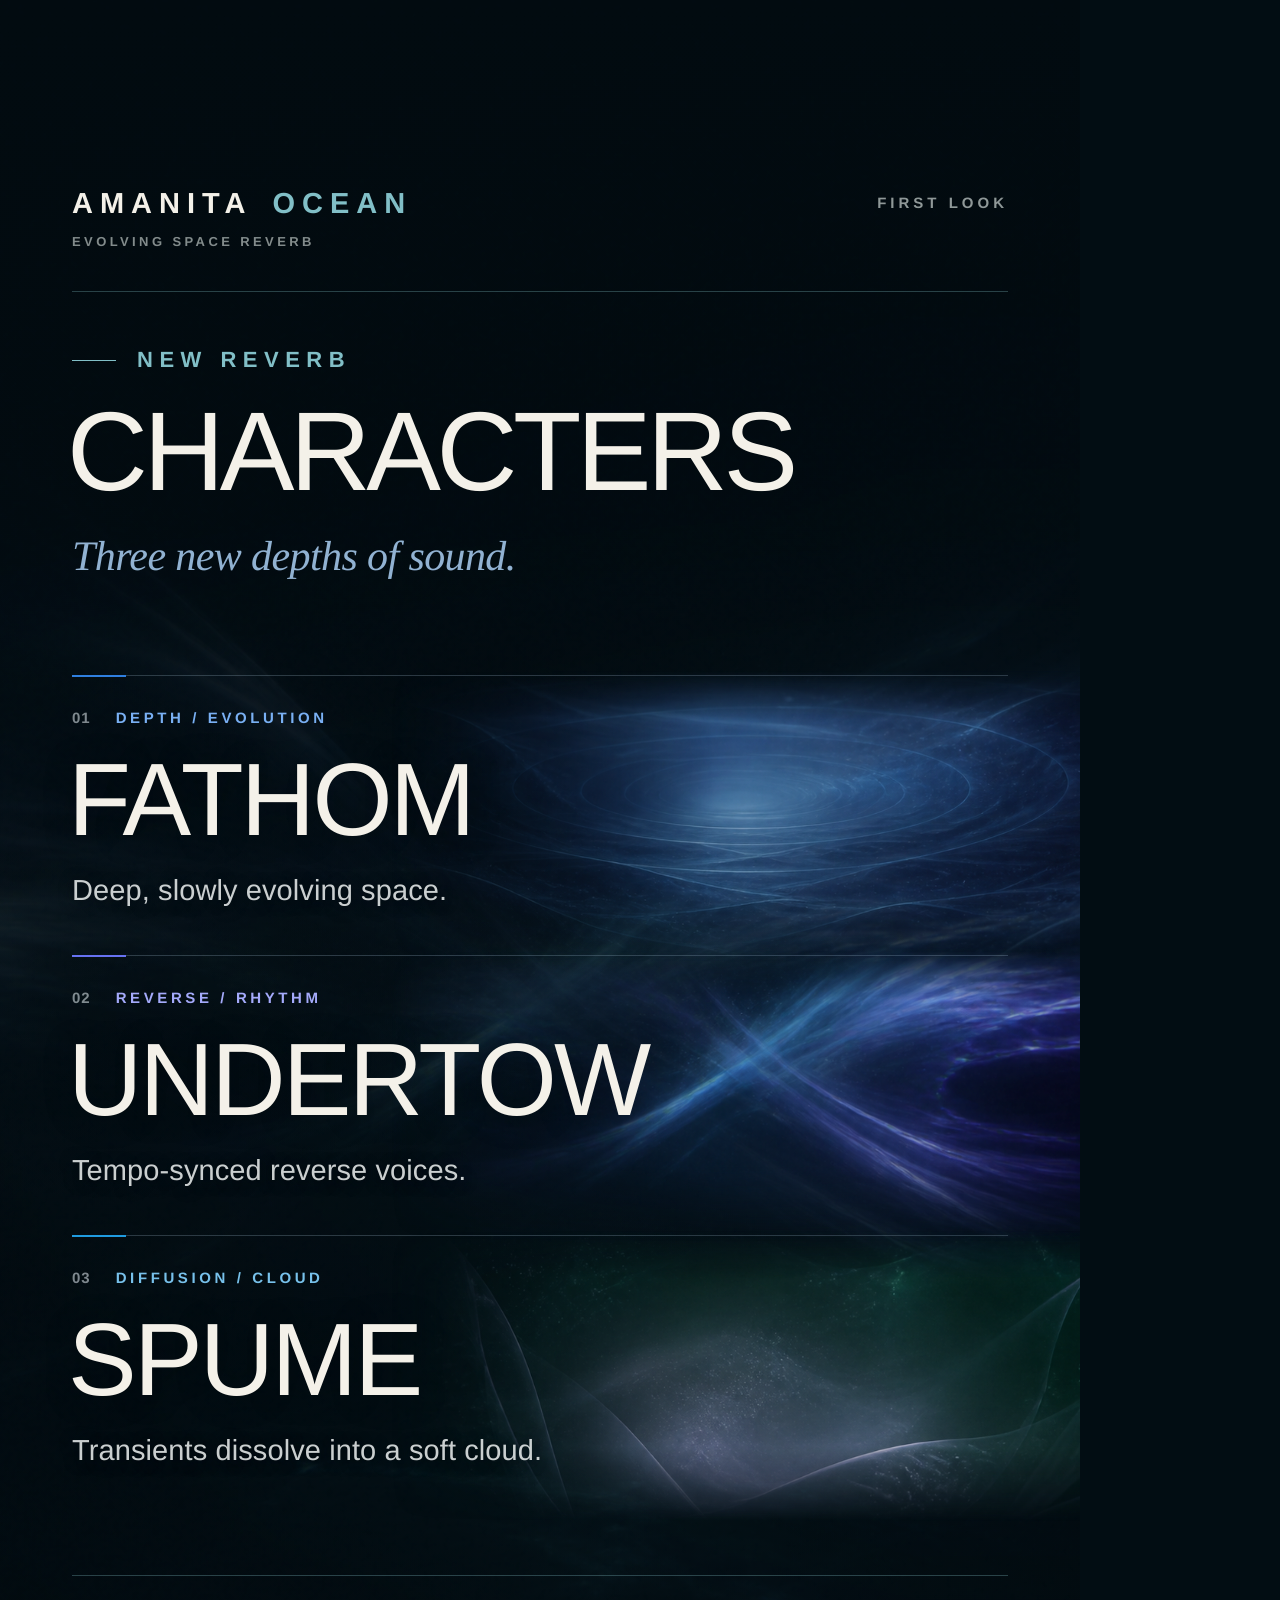
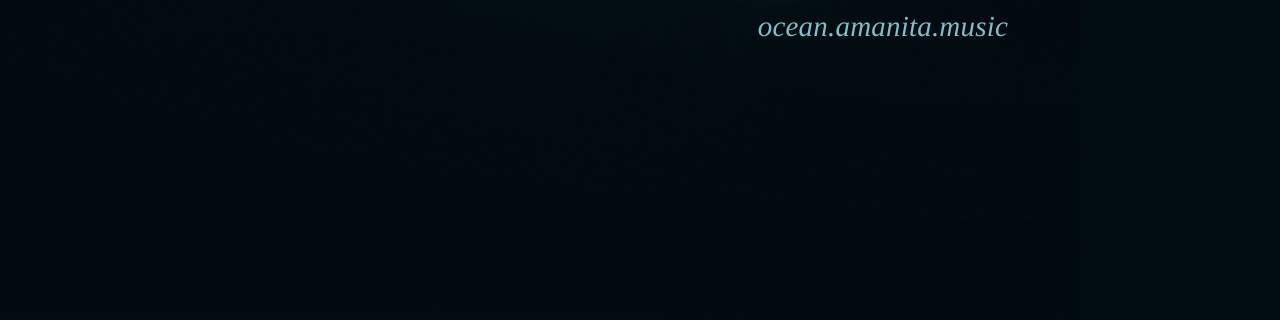
<file: marketing/instagram-stories/new-characters.html>
<!doctype html>
<html lang="en">
  <head>
    <meta charset="utf-8">
    <meta name="viewport" content="width=1080, initial-scale=1">
    <meta name="color-scheme" content="dark">
    <title>Amanita Ocean — New Reverb Characters</title>
    <link rel="stylesheet" href="new-characters.css">
  </head>
  <body>
    <main class="story" aria-labelledby="story-title">
      <div class="ocean" aria-hidden="true"></div>
      <div class="wash" aria-hidden="true"></div>
      <div class="grain" aria-hidden="true"></div>

      <header class="masthead">
        <div class="brand" aria-label="Amanita Ocean">
          <p class="brand__name">AMANITA <span>OCEAN</span></p>
          <p class="brand__descriptor">EVOLVING SPACE REVERB</p>
        </div>
        <span class="edition">FIRST LOOK</span>
      </header>

      <section class="intro">
        <p class="eyebrow"><span></span>NEW REVERB</p>
        <h1 id="story-title">CHARACTERS</h1>
        <p class="intro__line">Three new depths of sound.</p>
      </section>

      <section class="characters" aria-label="Three new reverb characters">
        <article class="character character--fathom" aria-labelledby="fathom-title">
          <div class="character__art" aria-hidden="true"></div>
          <p class="character__label"><span>01</span>DEPTH / EVOLUTION</p>
          <h2 id="fathom-title">FATHOM</h2>
          <p class="character__description">Deep, slowly evolving space.</p>
        </article>

        <article class="character character--undertow" aria-labelledby="undertow-title">
          <div class="character__art" aria-hidden="true"></div>
          <p class="character__label"><span>02</span>REVERSE / RHYTHM</p>
          <h2 id="undertow-title">UNDERTOW</h2>
          <p class="character__description">Tempo-synced reverse voices.</p>
        </article>

        <article class="character character--spume" aria-labelledby="spume-title">
          <div class="character__art" aria-hidden="true"></div>
          <p class="character__label"><span>03</span>DIFFUSION / CLOUD</p>
          <h2 id="spume-title">SPUME</h2>
          <p class="character__description">Transients dissolve into a soft cloud.</p>
        </article>
      </section>

      <footer class="footer">
        <p class="site">ocean.amanita.music</p>
      </footer>

      <div class="safe-area" aria-hidden="true"></div>
    </main>

    <script>
      const params = new URLSearchParams(window.location.search);
      document.querySelector(".story").dataset.guides = params.get("guides") === "1";
      const artwork = ["01-default.png", "03-drift.png", "04-veil.png"];
      const loadedArtwork = artwork.map((filename) => {
        const image = new Image();
        image.src = `backgrounds/${filename}`;
        return image.decode();
      });
      Promise.all([document.fonts.ready, ...loadedArtwork]).then(() => {
        document.body.dataset.ready = "true";
      }).catch(() => {
        document.body.dataset.ready = "error";
      });
    </script>
  </body>
</html>
</file>
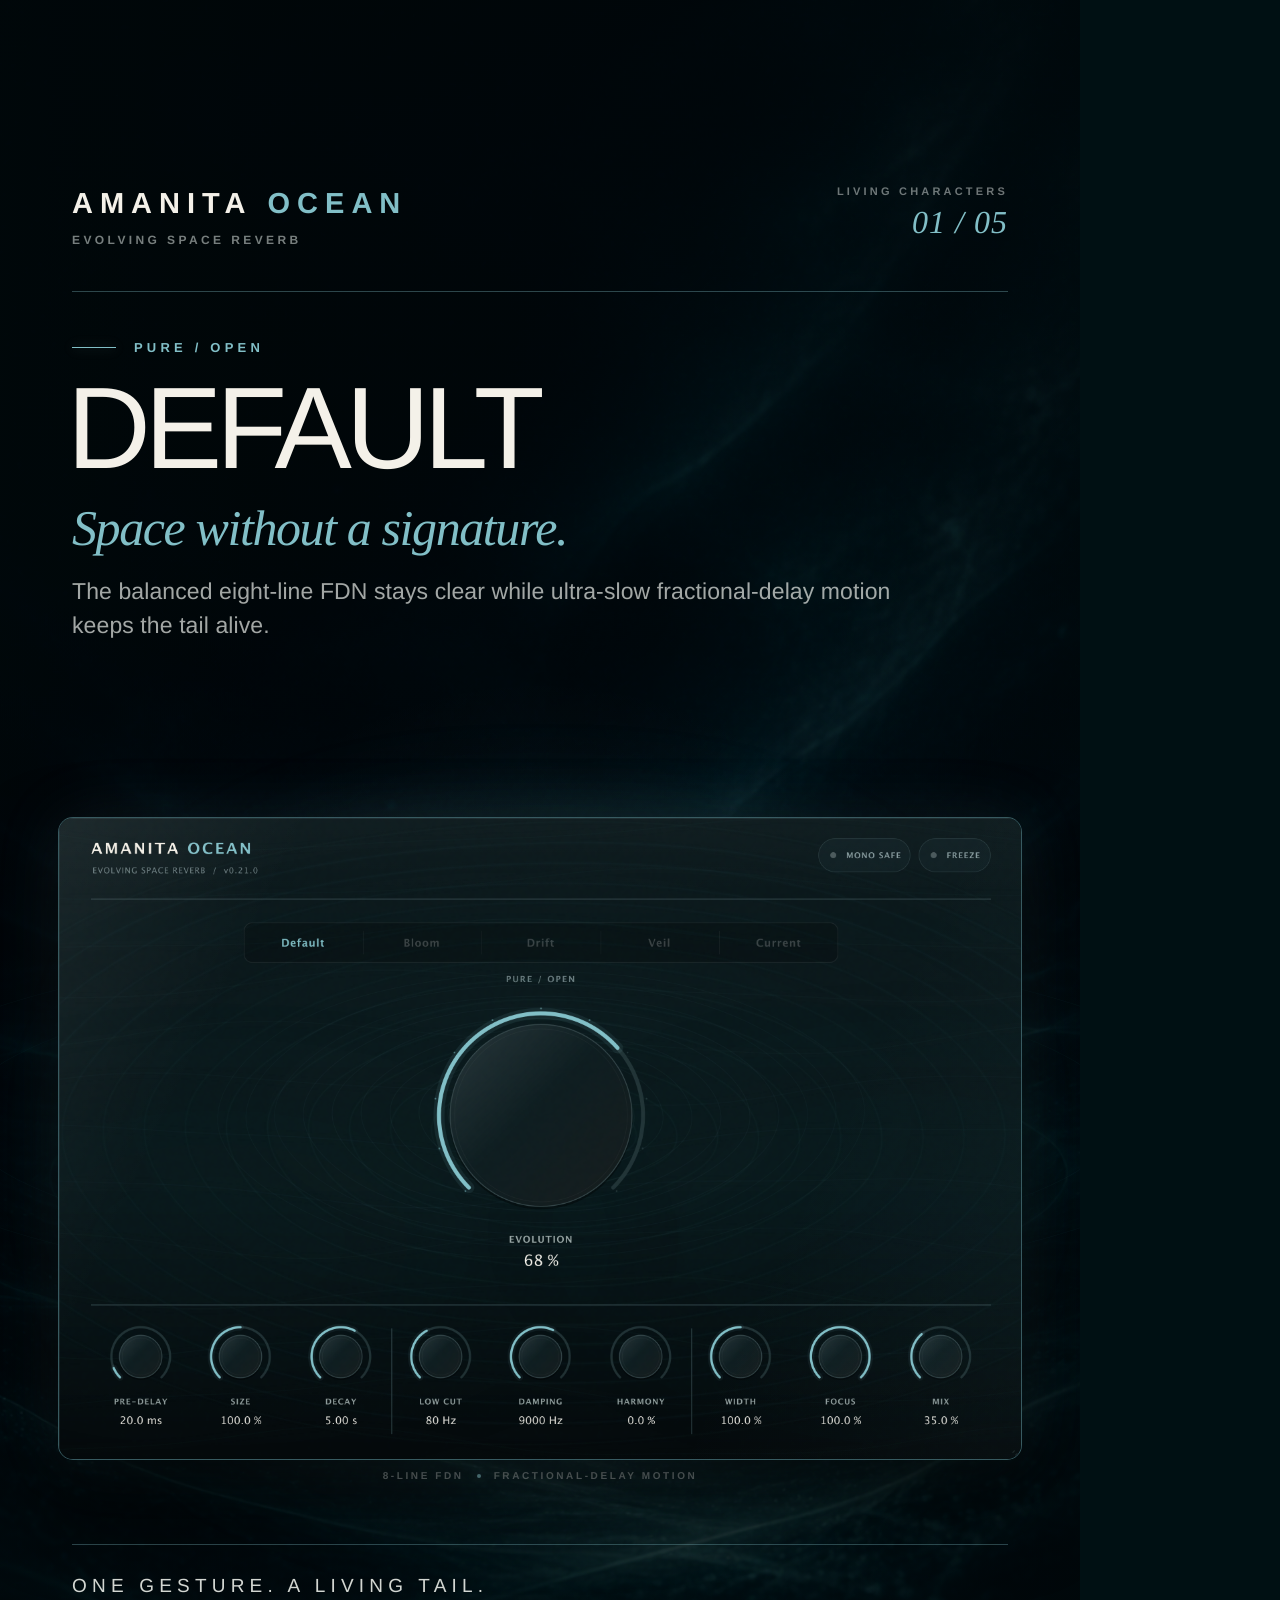
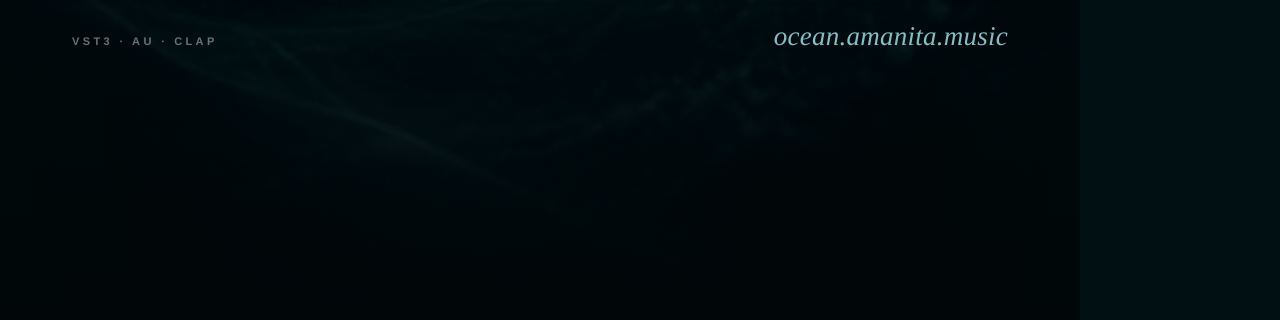
<file: marketing/instagram-stories/story.html>
<!doctype html>
<html lang="en">
  <head>
    <meta charset="utf-8">
    <meta name="viewport" content="width=1080, initial-scale=1">
    <meta name="color-scheme" content="dark">
    <title>Amanita Ocean — Instagram Story</title>
    <link rel="stylesheet" href="styles.css">
  </head>
  <body>
    <main class="story" id="story">
      <div class="story__background" id="background" aria-hidden="true"></div>
      <div class="story__wash" aria-hidden="true"></div>
      <div class="story__grain" aria-hidden="true"></div>
      <div class="story__field" aria-hidden="true">
        <i></i><i></i><i></i>
      </div>

      <header class="masthead">
        <div class="brand" aria-label="Amanita Ocean">
          <div class="brand__name">
            <span>AMANITA</span>
            <span class="brand__ocean">OCEAN</span>
          </div>
          <p>EVOLVING SPACE REVERB</p>
        </div>

        <div class="series">
          <span class="series__label">LIVING CHARACTERS</span>
          <span class="series__count" id="seriesCount">01 / 05</span>
        </div>
      </header>

      <section class="character-copy" aria-labelledby="modeTitle">
        <div class="character-copy__eyebrow">
          <span class="character-copy__rule"></span>
          <span id="descriptor">PURE / OPEN</span>
        </div>
        <h1 id="modeTitle">DEFAULT</h1>
        <p class="character-copy__headline" id="headline">Space without a signature.</p>
        <p class="character-copy__body" id="bodyCopy">
          The balanced eight-line FDN stays clear while ultra-slow fractional-delay
          motion keeps the tail alive.
        </p>
      </section>

      <section class="product-stage" aria-label="Amanita Ocean plug-in interface">
        <div class="product-stage__aura" aria-hidden="true"></div>
        <div class="product-stage__frame">
          <img
            id="pluginRender"
            src="plugin-renders/default.png"
            alt="Amanita Ocean plug-in showing the Default character"
          >
        </div>
        <div class="product-stage__meta" aria-hidden="true">
          <span>8-LINE FDN</span>
          <span class="product-stage__meta-dot"></span>
          <span id="signature">FRACTIONAL-DELAY MOTION</span>
        </div>
      </section>

      <footer class="footer">
        <p class="footer__line">ONE GESTURE. A LIVING TAIL.</p>
        <div class="footer__bottom">
          <span class="footer__formats">VST3 · AU · CLAP</span>
          <span class="footer__url">ocean.amanita.music</span>
        </div>
      </footer>

      <div class="safe-area" aria-hidden="true"></div>
    </main>

    <script src="story.js"></script>
  </body>
</html>
</file>
<file: site/styles.css>
:root {
  --accent: #81bfc7;
  --accent-rgb: 129, 191, 199;
  --accent-soft: rgba(var(--accent-rgb), 0.14);
  --ink: #f1f3ee;
  --ink-muted: rgba(229, 236, 232, 0.64);
  --ink-faint: rgba(229, 236, 232, 0.38);
  --line: rgba(152, 204, 204, 0.16);
  --line-strong: rgba(152, 204, 204, 0.28);
  --deep: #031014;
  --deep-2: #071a1f;
  --surface: rgba(6, 22, 26, 0.68);
  --surface-strong: rgba(5, 18, 22, 0.88);
  --font-display: Georgia, "Times New Roman", serif;
  --page-width: 1240px;
  --header-height: 74px;
  --radius-sm: 14px;
  --radius-md: 24px;
  --radius-lg: 38px;
  --ease-out: cubic-bezier(0.2, 0.72, 0.2, 1);
  color-scheme: dark;
}

:root[data-character="bloom"] {
  --accent: #c89c83;
  --accent-rgb: 200, 156, 131;
}

:root[data-character="drift"] {
  --accent: #829de0;
  --accent-rgb: 130, 157, 224;
}

:root[data-character="veil"] {
  --accent: #b3a6c4;
  --accent-rgb: 179, 166, 196;
}

:root[data-character="current"] {
  --accent: #74c6a8;
  --accent-rgb: 116, 198, 168;
}

:root[data-character="fathom"] {
  --accent: #2f7fe0;
  --accent-rgb: 47, 127, 224;
}

:root[data-character="undertow"] {
  --accent: #6672f2;
  --accent-rgb: 102, 114, 242;
}

:root[data-character="spume"] {
  --accent: #1f9be0;
  --accent-rgb: 31, 155, 224;
}

*,
*::before,
*::after {
  box-sizing: border-box;
}

html {
  scroll-behavior: smooth;
  scroll-padding-top: calc(var(--header-height) + 24px);
  background: var(--deep);
}

body {
  min-width: min(320px, 100%);
  margin: 0;
  overflow-x: hidden;
  color: var(--ink);
  background:
    radial-gradient(circle at 68% 12%, rgba(var(--accent-rgb), 0.09), transparent 32rem),
    linear-gradient(180deg, rgba(3, 16, 20, 0.08), rgba(3, 16, 20, 0.34));
  font-family:
    Inter, ui-sans-serif, -apple-system, BlinkMacSystemFont, "Segoe UI",
    Helvetica, Arial, sans-serif;
  font-size: 16px;
  line-height: 1.6;
  -webkit-font-smoothing: antialiased;
  text-rendering: optimizeLegibility;
  transition: background-color 0.6s var(--ease-out);
}

body::selection {
  color: #031014;
  background: var(--accent);
}

button,
input,
a {
  font: inherit;
}

button,
a {
  -webkit-tap-highlight-color: transparent;
}

a {
  color: inherit;
  text-decoration: none;
}

img {
  display: block;
  max-width: 100%;
}

h1,
h2,
h3,
p,
figure,
dl,
dd {
  margin: 0;
}

h1,
h2,
h3 {
  text-wrap: balance;
}

h1,
h2,
.deep-card h3,
.release-card h3,
.mode-panel h3,
.macro-card h3 {
  font-family: var(--font-display);
  font-weight: 400;
}

h1 em,
h2 em {
  color: var(--accent);
  font-weight: 400;
  transition: color 0.65s var(--ease-out);
}

#ocean-canvas {
  position: fixed;
  z-index: 0;
  inset: 0;
  width: 100%;
  height: 100%;
  pointer-events: none;
  opacity: 1;
  transition: opacity 0.8s ease;
}

#ocean-canvas.is-fallback,
.ocean-webgl-fallback #ocean-canvas {
  opacity: 0;
}

.ocean-webgl-fallback body {
  background:
    radial-gradient(ellipse at 68% 18%, rgba(var(--accent-rgb), 0.12), transparent 42%),
    radial-gradient(ellipse at 20% 78%, rgba(37, 92, 99, 0.18), transparent 46%),
    linear-gradient(160deg, #071d21, #020c10 60%, #06171c);
}

.world-vignette {
  position: fixed;
  z-index: 1;
  inset: 0;
  pointer-events: none;
  background:
    linear-gradient(180deg, rgba(2, 12, 15, 0.1), rgba(2, 12, 15, 0.32)),
    radial-gradient(ellipse at center, transparent 15%, rgba(1, 8, 11, 0.28) 100%);
}

.site-header,
main,
.site-footer,
.noscript-note {
  position: relative;
  z-index: 2;
}

.page-width {
  width: min(calc(100% - 56px), var(--page-width));
  margin-inline: auto;
}

.skip-link {
  position: fixed;
  z-index: 100;
  top: 12px;
  left: 12px;
  padding: 10px 16px;
  border-radius: 999px;
  color: var(--deep);
  background: var(--accent);
  transform: translateY(-160%);
}

.skip-link:focus {
  transform: translateY(0);
}

.site-header {
  position: fixed;
  z-index: 20;
  top: 0;
  right: 0;
  left: 0;
  height: var(--header-height);
  border-bottom: 1px solid rgba(143, 198, 199, 0.1);
  background: linear-gradient(180deg, rgba(3, 15, 18, 0.94), rgba(3, 15, 18, 0.82));
  box-shadow: 0 12px 40px rgba(0, 0, 0, 0.08);
  backdrop-filter: blur(18px) saturate(125%);
  -webkit-backdrop-filter: blur(18px) saturate(125%);
}

.site-header__inner {
  display: flex;
  align-items: center;
  justify-content: space-between;
  width: min(calc(100% - 56px), var(--page-width));
  height: 100%;
  margin-inline: auto;
}

.wordmark {
  display: inline-flex;
  gap: 0.42em;
  align-items: center;
  color: #f3f1e9;
  font-size: 14px;
  font-weight: 700;
  letter-spacing: 0.2em;
  line-height: 1;
  white-space: nowrap;
}

.wordmark__ocean {
  color: var(--accent);
  transition: color 0.65s var(--ease-out);
}

.site-nav {
  display: flex;
  gap: clamp(18px, 2.6vw, 38px);
  align-items: center;
  color: var(--ink-muted);
  font-size: 12px;
  font-weight: 600;
  letter-spacing: 0.06em;
}

.site-nav a {
  position: relative;
  padding: 9px 0;
  transition: color 0.3s ease;
}

.site-nav a::after {
  position: absolute;
  right: 0;
  bottom: 3px;
  left: 0;
  height: 1px;
  background: var(--accent);
  content: "";
  opacity: 0;
  transform: scaleX(0.5);
  transition:
    opacity 0.3s ease,
    transform 0.3s ease,
    background 0.65s var(--ease-out);
}

.site-nav a:hover,
.site-nav a:focus-visible {
  color: var(--ink);
}

.site-nav a:hover::after,
.site-nav a:focus-visible::after {
  opacity: 1;
  transform: scaleX(1);
}

.header-version {
  display: flex;
  gap: 9px;
  align-items: center;
  color: var(--ink-faint);
  font-size: 11px;
  font-weight: 700;
  letter-spacing: 0.12em;
  text-transform: uppercase;
}

.status-dot {
  width: 5px;
  height: 5px;
  border-radius: 50%;
  background: var(--accent);
  box-shadow: 0 0 10px rgba(var(--accent-rgb), 0.55);
  transition:
    background 0.65s var(--ease-out),
    box-shadow 0.65s var(--ease-out);
}

.hero {
  position: relative;
  display: grid;
  min-height: 100svh;
  padding: calc(var(--header-height) + 70px) 0 58px;
  overflow: hidden;
}

.hero::before {
  position: absolute;
  inset: 0;
  background:
    linear-gradient(90deg, rgba(3, 14, 18, 0.76) 0%, rgba(3, 14, 18, 0.22) 52%, rgba(3, 14, 18, 0.38) 100%),
    linear-gradient(180deg, rgba(3, 14, 18, 0.12), rgba(3, 14, 18, 0.66));
  content: "";
  pointer-events: none;
}

.hero__glow {
  position: absolute;
  top: 12%;
  right: -13%;
  width: 66vw;
  aspect-ratio: 1.35;
  border: 1px solid rgba(var(--accent-rgb), 0.08);
  border-radius: 50%;
  opacity: 0.8;
  box-shadow:
    inset 0 0 120px rgba(var(--accent-rgb), 0.045),
    0 0 160px rgba(var(--accent-rgb), 0.055);
  pointer-events: none;
  transform: rotate(-8deg);
  transition:
    border-color 0.65s var(--ease-out),
    box-shadow 0.65s var(--ease-out);
}

.hero__inner {
  position: relative;
  display: grid;
  grid-template-columns: minmax(0, 0.82fr) minmax(520px, 1.18fr);
  gap: clamp(42px, 6vw, 92px);
  align-items: center;
}

.hero__copy {
  padding-bottom: 5vh;
}

.eyebrow {
  display: flex;
  gap: 12px;
  align-items: center;
  margin-bottom: 25px;
  color: var(--accent);
  font-size: 11px;
  font-weight: 750;
  letter-spacing: 0.24em;
  line-height: 1.2;
  text-transform: uppercase;
  transition: color 0.65s var(--ease-out);
}

.eyebrow::before {
  width: 30px;
  height: 1px;
  background: currentColor;
  content: "";
  opacity: 0.7;
}

.hero h1 {
  max-width: 720px;
  font-size: clamp(38px, 4.3vw, 64px);
  letter-spacing: -0.025em;
  line-height: 1.04;
}

.hero h1 em {
  display: inline-block;
  margin-top: 0.1em;
  font-size: 1em;
  letter-spacing: inherit;
}

.hero__lead {
  max-width: 620px;
  margin-top: 34px;
  color: var(--ink-muted);
  font-size: clamp(17px, 1.3vw, 20px);
  font-weight: 350;
  line-height: 1.72;
}

.hero__actions {
  display: flex;
  flex-wrap: wrap;
  gap: 12px;
  margin-top: 38px;
}

.button {
  display: inline-flex;
  gap: 28px;
  align-items: center;
  justify-content: center;
  min-height: 48px;
  padding: 0 21px;
  border: 1px solid transparent;
  border-radius: 999px;
  font-size: 12px;
  font-weight: 700;
  letter-spacing: 0.06em;
  transition:
    color 0.3s ease,
    background 0.3s ease,
    border-color 0.3s ease,
    transform 0.3s var(--ease-out),
    box-shadow 0.3s ease;
}

.button:hover {
  transform: translateY(-2px);
}

.button:focus-visible,
.mode-tab:focus-visible,
.freeze-demo:focus-visible,
.ocean-range:focus-visible {
  outline: 1px solid var(--accent);
  outline-offset: 4px;
}

.button--primary {
  color: #041114;
  background: var(--accent);
  box-shadow: 0 10px 34px rgba(var(--accent-rgb), 0.13);
  transition:
    background 0.65s var(--ease-out),
    box-shadow 0.3s ease,
    transform 0.3s var(--ease-out);
}

.button--primary:hover {
  box-shadow: 0 14px 44px rgba(var(--accent-rgb), 0.22);
}

.button--quiet {
  color: var(--ink-muted);
  border-color: var(--line);
  background: rgba(5, 21, 25, 0.36);
}

.button--quiet:hover {
  color: var(--ink);
  border-color: var(--line-strong);
  background: rgba(8, 27, 31, 0.72);
}

.format-line {
  display: flex;
  flex-wrap: wrap;
  gap: 9px 15px;
  align-items: center;
  margin-top: 30px;
  color: var(--ink-faint);
  font-size: 10px;
  font-weight: 700;
  letter-spacing: 0.16em;
  text-transform: uppercase;
}

.format-line i {
  width: 1px;
  height: 12px;
  margin-inline: 4px;
  background: var(--line-strong);
}

.hero__product {
  position: relative;
  perspective: 1600px;
}

.product-halo {
  position: absolute;
  z-index: -1;
  inset: 8% 2% -3% 14%;
  border-radius: 50%;
  background: radial-gradient(ellipse, rgba(var(--accent-rgb), 0.16), transparent 68%);
  filter: blur(24px);
  transition: background 0.65s var(--ease-out);
}

.plugin-frame {
  position: relative;
  overflow: hidden;
  border: 1px solid rgba(160, 210, 210, 0.22);
  border-radius: 20px;
  background: rgba(4, 17, 21, 0.85);
  box-shadow:
    0 55px 110px rgba(0, 0, 0, 0.48),
    0 10px 30px rgba(0, 0, 0, 0.2),
    inset 0 1px rgba(255, 255, 255, 0.035);
  transform: rotateY(-4.2deg) rotateX(1.7deg);
  transform-origin: center right;
  transition: transform 0.8s var(--ease-out);
}

.plugin-frame:hover {
  transform: rotateY(-1deg) rotateX(0deg) translateY(-4px);
}

.plugin-frame::after {
  position: absolute;
  inset: 0;
  background:
    linear-gradient(118deg, transparent 17%, rgba(255, 255, 255, 0.035) 38%, transparent 56%),
    linear-gradient(180deg, transparent 72%, rgba(0, 0, 0, 0.2));
  content: "";
  pointer-events: none;
}

.plugin-frame img {
  width: 100%;
  height: auto;
}

.hero__foot {
  position: relative;
  display: flex;
  gap: 17px;
  align-items: center;
  align-self: end;
  margin-top: 48px;
  color: var(--ink-faint);
  font-size: 9px;
  font-weight: 700;
  letter-spacing: 0.2em;
  text-transform: uppercase;
}

.hero__line {
  flex: 1;
  height: 1px;
  background: linear-gradient(90deg, var(--line-strong), transparent 90%);
}

.section {
  position: relative;
  padding: clamp(105px, 11vw, 170px) 0;
}

.section::before {
  position: absolute;
  top: 0;
  right: 0;
  left: 0;
  height: 1px;
  background: linear-gradient(90deg, transparent, var(--line), transparent);
  content: "";
}

.section-heading {
  max-width: 760px;
  margin-bottom: 58px;
}

.section-heading h2,
.macro-feature h2,
.formats h2 {
  font-size: clamp(32px, 3.6vw, 50px);
  letter-spacing: -0.025em;
  line-height: 1.04;
}

.section-heading > p:last-child,
.formats__copy > p {
  max-width: 650px;
  margin-top: 24px;
  color: var(--ink-muted);
  font-size: 17px;
  line-height: 1.76;
}

.surface {
  border: 1px solid var(--line);
  background:
    linear-gradient(145deg, rgba(11, 34, 39, 0.68), rgba(4, 16, 20, 0.72)),
    rgba(4, 17, 21, 0.62);
  box-shadow:
    0 30px 80px rgba(0, 0, 0, 0.18),
    inset 0 1px rgba(255, 255, 255, 0.022);
  backdrop-filter: blur(16px) saturate(112%);
  -webkit-backdrop-filter: blur(16px) saturate(112%);
}

.release-highlights {
  overflow: hidden;
  background:
    radial-gradient(ellipse at 82% 20%, rgba(var(--accent-rgb), 0.09), transparent 34%),
    radial-gradient(ellipse at 12% 82%, rgba(56, 109, 117, 0.1), transparent 34%),
    linear-gradient(180deg, rgba(3, 14, 17, 0.54), rgba(3, 14, 17, 0.12));
}

.release-highlights__heading {
  max-width: 860px;
}

.release-grid {
  display: grid;
  grid-template-columns: repeat(2, minmax(0, 1fr));
  gap: 18px;
}

.deep-grid {
  display: grid;
  grid-template-columns: repeat(3, minmax(0, 1fr));
  gap: 18px;
}

.deep-card {
  --accent: #2f7fe0;
  --accent-rgb: 47, 127, 224;
  position: relative;
  display: flex;
  flex-direction: column;
  min-width: 0;
  padding: clamp(30px, 3.4vw, 44px);
  border-color: rgba(var(--accent-rgb), 0.2);
  border-radius: var(--radius-md);
  background:
    radial-gradient(ellipse at 84% 0%, rgba(var(--accent-rgb), 0.13), transparent 52%),
    linear-gradient(145deg, rgba(11, 34, 39, 0.68), rgba(4, 16, 20, 0.74));
  overflow: hidden;
}

.deep-card--undertow {
  --accent: #6672f2;
  --accent-rgb: 102, 114, 242;
}

.deep-card--spume {
  --accent: #1f9be0;
  --accent-rgb: 31, 155, 224;
}

.deep-card h3 {
  margin-top: 28px;
  font-size: clamp(25px, 2.3vw, 33px);
  letter-spacing: -0.025em;
  line-height: 1.1;
}

.deep-card > p {
  margin-top: 18px;
  margin-bottom: 30px;
  color: var(--ink-muted);
  font-size: 14px;
  line-height: 1.74;
}

.deep-card > small {
  margin-top: auto;
  padding-top: 18px;
  border-top: 1px solid rgba(var(--accent-rgb), 0.26);
  color: var(--accent);
  font-family: ui-monospace, SFMono-Regular, Menlo, monospace;
  font-size: 9px;
  letter-spacing: 0.12em;
  text-transform: uppercase;
}

.release-highlights__sub {
  margin: 76px 0 30px;
}

.release-card {
  position: relative;
  min-width: 0;
  min-height: 460px;
  padding: clamp(36px, 5vw, 62px);
  border-radius: var(--radius-md);
  overflow: hidden;
}

.release-card::before {
  position: absolute;
  top: -120px;
  right: -100px;
  width: 300px;
  height: 300px;
  border: 1px solid rgba(var(--accent-rgb), 0.1);
  border-radius: 50%;
  box-shadow:
    0 0 0 44px rgba(var(--accent-rgb), 0.018),
    0 0 0 98px rgba(var(--accent-rgb), 0.012);
  content: "";
  pointer-events: none;
}

.release-card--stereo {
  display: grid;
  grid-column: 1 / -1;
  grid-template-columns: minmax(0, 1.12fr) minmax(340px, 0.88fr);
  gap: clamp(38px, 7vw, 96px);
  align-items: center;
  min-height: 560px;
  background:
    radial-gradient(ellipse at 78% 50%, rgba(var(--accent-rgb), 0.12), transparent 30%),
    linear-gradient(145deg, rgba(11, 34, 39, 0.72), rgba(4, 16, 20, 0.79));
}

.release-card__copy {
  min-width: 0;
}

.release-card__meta {
  display: flex;
  gap: 13px;
  align-items: center;
  color: var(--accent);
  font-family: ui-monospace, SFMono-Regular, Menlo, monospace;
  font-size: 9px;
  letter-spacing: 0.15em;
  text-transform: uppercase;
  transition: color 0.65s var(--ease-out);
}

.release-card__meta span {
  display: grid;
  place-items: center;
  width: 28px;
  height: 28px;
  border: 1px solid rgba(var(--accent-rgb), 0.24);
  border-radius: 50%;
  font-size: 7px;
  transition: border-color 0.65s var(--ease-out);
}

.release-card__meta b {
  font-weight: 750;
}

.release-card h3 {
  margin-top: 30px;
  font-size: clamp(34px, 4vw, 56px);
  letter-spacing: -0.025em;
  line-height: 1.08;
}

.release-card > p,
.release-card__copy > p {
  max-width: 650px;
  margin-top: 22px;
  color: var(--ink-muted);
  font-size: 15px;
  line-height: 1.76;
}

.release-points {
  display: grid;
  gap: 12px;
  margin: 32px 0 0;
  padding: 0;
  color: var(--ink-faint);
  font-size: 11px;
  list-style: none;
}

.release-points li {
  position: relative;
  padding-left: 18px;
}

.release-points li::before {
  position: absolute;
  top: 0.72em;
  left: 0;
  width: 7px;
  height: 1px;
  background: var(--accent);
  content: "";
  transition: background 0.65s var(--ease-out);
}

.release-card--stereo .release-card__precision {
  grid-column: 1 / -1;
  max-width: none;
  margin-top: 0;
  padding-top: 26px;
  border-top: 1px solid var(--line);
  color: var(--ink-faint);
  font-size: 11px;
}

.stereo-translation {
  position: relative;
  width: min(100%, 430px);
  aspect-ratio: 1.32;
  margin-inline: auto;
}

.stereo-translation::before,
.stereo-translation::after {
  position: absolute;
  top: 15%;
  bottom: 15%;
  width: 48%;
  border: 1px solid rgba(var(--accent-rgb), 0.26);
  border-radius: 50%;
  background: radial-gradient(circle, rgba(var(--accent-rgb), 0.055), transparent 66%);
  content: "";
  filter: drop-shadow(0 0 25px rgba(var(--accent-rgb), 0.08));
  transition:
    border-color 0.65s var(--ease-out),
    background 0.65s var(--ease-out);
}

.stereo-translation::before {
  left: 10%;
  transform: rotate(-9deg);
}

.stereo-translation::after {
  right: 10%;
  transform: rotate(9deg);
}

.stereo-translation__ring {
  position: absolute;
  z-index: 1;
  top: 50%;
  left: 50%;
  border: 1px solid rgba(var(--accent-rgb), 0.19);
  border-radius: 50%;
  transform: translate(-50%, -50%);
  transition: border-color 0.65s var(--ease-out);
}

.stereo-translation__ring--outer {
  width: 72%;
  height: 46%;
}

.stereo-translation__ring--inner {
  width: 43%;
  height: 27%;
  border-color: rgba(var(--accent-rgb), 0.33);
}

.stereo-translation__axis {
  position: absolute;
  z-index: 2;
  top: 14%;
  bottom: 14%;
  left: 50%;
  width: 1px;
  background: linear-gradient(180deg, transparent, var(--accent), transparent);
  opacity: 0.55;
  transition: background 0.65s var(--ease-out);
}

.stereo-translation__point {
  position: absolute;
  z-index: 3;
  width: 7px;
  height: 7px;
  border-radius: 50%;
  background: var(--accent);
  box-shadow: 0 0 18px rgba(var(--accent-rgb), 0.8);
  transition:
    background 0.65s var(--ease-out),
    box-shadow 0.65s var(--ease-out);
}

.stereo-translation__point--one {
  top: 30%;
  left: 26%;
}

.stereo-translation__point--two {
  top: 63%;
  left: 37%;
}

.stereo-translation__point--three {
  top: 36%;
  right: 34%;
}

.stereo-translation__point--four {
  top: 68%;
  right: 24%;
}

.stereo-translation__left,
.stereo-translation__right {
  position: absolute;
  z-index: 2;
  top: 47%;
  color: var(--ink-faint);
  font-size: 10px;
  font-weight: 700;
  letter-spacing: 0.18em;
}

.stereo-translation__left {
  left: 0;
}

.stereo-translation__right {
  right: 0;
}

.stereo-translation small {
  position: absolute;
  z-index: 3;
  bottom: 2%;
  left: 50%;
  color: var(--accent);
  font-family: ui-monospace, SFMono-Regular, Menlo, monospace;
  font-size: 8px;
  letter-spacing: 0.13em;
  text-transform: uppercase;
  transform: translateX(-50%);
  white-space: nowrap;
  transition: color 0.65s var(--ease-out);
}

.release-card--decay,
.release-card--guard {
  display: flex;
  flex-direction: column;
}

.release-card--decay h3,
.release-card--guard h3 {
  font-size: clamp(32px, 3.4vw, 47px);
}

.decay-readout {
  display: grid;
  grid-template-columns: auto 1fr auto;
  gap: 18px;
  align-items: center;
  margin-top: auto;
  padding-top: 44px;
}

.decay-readout > div {
  display: flex;
  gap: 6px;
  align-items: baseline;
}

.decay-readout strong {
  color: var(--accent);
  font-size: 25px;
  font-weight: 480;
  transition: color 0.65s var(--ease-out);
}

.decay-readout span,
.decay-readout small {
  color: var(--ink-faint);
  font-family: ui-monospace, SFMono-Regular, Menlo, monospace;
  font-size: 8px;
  letter-spacing: 0.09em;
  text-transform: uppercase;
}

.decay-readout i {
  position: relative;
  height: 1px;
  background: linear-gradient(90deg, var(--line-strong), var(--accent));
  transition: background 0.65s var(--ease-out);
}

.decay-readout i::after {
  position: absolute;
  top: -3px;
  right: 0;
  width: 7px;
  height: 7px;
  border-radius: 50%;
  background: var(--accent);
  box-shadow: 0 0 15px rgba(var(--accent-rgb), 0.65);
  content: "";
  transition:
    background 0.65s var(--ease-out),
    box-shadow 0.65s var(--ease-out);
}

.decay-readout small {
  grid-column: 1 / -1;
  text-align: right;
}

.guard-seal {
  display: grid;
  grid-template-columns: auto minmax(0, 1fr);
  gap: 22px;
  align-items: center;
  width: 100%;
  height: auto;
  margin-top: clamp(58px, 6vw, 82px);
  padding: 25px 0 0;
  border: 0;
  border-top: 1px solid rgba(var(--accent-rgb), 0.22);
  border-radius: 0;
  background: transparent;
  box-shadow: none;
  text-align: left;
  transition:
    border-color 0.65s var(--ease-out),
    background 0.65s var(--ease-out);
}

.guard-seal span {
  color: var(--accent);
  font-size: 34px;
  font-weight: 430;
  letter-spacing: -0.04em;
  transition: color 0.65s var(--ease-out);
}

.guard-seal small {
  max-width: 180px;
  margin-top: 0;
  color: var(--ink-faint);
  font-size: 7px;
  font-weight: 700;
  letter-spacing: 0.12em;
  line-height: 1.5;
  text-transform: uppercase;
}

.characters {
  background: linear-gradient(180deg, rgba(3, 14, 17, 0.62), rgba(3, 14, 17, 0.16));
}

.character-lab {
  overflow: hidden;
  border-radius: var(--radius-lg);
}

.mode-tabs {
  display: grid;
  grid-template-columns: repeat(4, 1fr);
  border-bottom: 1px solid var(--line);
}

.mode-tab:nth-child(-n + 4) {
  border-bottom: 1px solid var(--line);
}

.mode-tab:nth-child(4n) {
  border-right: 0;
}

.mode-tab {
  position: relative;
  display: grid;
  gap: 4px;
  min-height: 132px;
  padding: 25px 28px 23px;
  border: 0;
  border-right: 1px solid var(--line);
  color: rgba(229, 236, 232, 0.24);
  background: transparent;
  cursor: pointer;
  text-align: left;
  transition:
    color 0.5s var(--ease-out),
    opacity 0.5s var(--ease-out),
    background 0.5s var(--ease-out);
}

.mode-tab:last-child {
  border-right: 0;
}

.mode-tab::after {
  position: absolute;
  right: 27px;
  bottom: -1px;
  left: 27px;
  height: 1px;
  background: var(--accent);
  content: "";
  opacity: 0;
  transform: scaleX(0.35);
  transition:
    opacity 0.55s var(--ease-out),
    transform 0.55s var(--ease-out),
    background 0.65s var(--ease-out);
}

.mode-tab:hover {
  color: rgba(229, 236, 232, 0.52);
}

.mode-tab.is-active {
  color: var(--accent);
  background: linear-gradient(180deg, rgba(var(--accent-rgb), 0.055), transparent);
}

.mode-tab.is-active::after {
  opacity: 0.9;
  transform: scaleX(1);
}

.mode-tab__number {
  color: currentColor;
  font-family: ui-monospace, SFMono-Regular, Menlo, monospace;
  font-size: 9px;
  letter-spacing: 0.12em;
  opacity: 0.6;
}

.mode-tab__name {
  align-self: end;
  font-size: 19px;
  font-weight: 650;
  letter-spacing: -0.02em;
}

.mode-tab__descriptor {
  font-size: 8px;
  font-weight: 750;
  letter-spacing: 0.2em;
  opacity: 0.55;
  text-transform: uppercase;
}

.mode-panels {
  min-height: 400px;
}

.mode-panel {
  display: grid;
  grid-template-columns: minmax(0, 1.3fr) minmax(310px, 0.7fr);
  gap: clamp(42px, 8vw, 120px);
  align-items: end;
  min-height: 400px;
  padding: clamp(42px, 6vw, 82px);
  animation: panel-in 0.65s var(--ease-out) both;
}

.mode-panel[hidden] {
  display: none;
}

@keyframes panel-in {
  from {
    opacity: 0;
    transform: translateY(12px);
  }
  to {
    opacity: 1;
    transform: translateY(0);
  }
}

.mode-kicker {
  margin-bottom: 14px;
  color: var(--accent);
  font-size: 10px;
  font-weight: 750;
  letter-spacing: 0.18em;
  text-transform: uppercase;
  transition: color 0.65s var(--ease-out);
}

.mode-panel h3 {
  max-width: 680px;
  font-size: clamp(34px, 4vw, 54px);
  letter-spacing: -0.025em;
  line-height: 1.08;
}

.mode-panel__statement > p:last-child {
  max-width: 670px;
  margin-top: 24px;
  color: var(--ink-muted);
  font-size: 16px;
  line-height: 1.75;
}

.mode-panel__facts {
  border-top: 1px solid var(--line-strong);
}

.mode-panel__facts > div {
  display: grid;
  grid-template-columns: 0.62fr 1.38fr;
  gap: 15px;
  padding: 18px 0;
  border-bottom: 1px solid var(--line);
}

.mode-panel__facts dt {
  color: var(--ink-faint);
  font-size: 9px;
  font-weight: 750;
  letter-spacing: 0.16em;
  text-transform: uppercase;
}

.mode-panel__facts dd {
  color: var(--ink-muted);
  font-size: 13px;
  text-align: right;
}

.macros {
  background:
    radial-gradient(ellipse at 78% 18%, rgba(var(--accent-rgb), 0.07), transparent 30%),
    linear-gradient(180deg, rgba(3, 15, 19, 0.06), rgba(3, 14, 18, 0.55));
}

.macro-feature {
  display: grid;
  grid-template-columns: minmax(0, 1.2fr) minmax(360px, 0.8fr);
  gap: clamp(48px, 8vw, 120px);
  align-items: center;
  min-height: 680px;
  padding: clamp(48px, 7vw, 92px);
  border-radius: var(--radius-lg);
  overflow: hidden;
}

.macro-feature__copy > p:nth-of-type(2) {
  max-width: 650px;
  margin-top: 25px;
  color: var(--ink-muted);
  font-size: 17px;
  line-height: 1.76;
}

.character-map {
  display: grid;
  grid-template-columns: repeat(2, minmax(0, 1fr));
  gap: 1px;
  margin: 42px 0 0;
  padding: 1px;
  list-style: none;
  background: var(--line);
}

.character-map li {
  display: grid;
  gap: 5px;
  padding: 18px;
  background: rgba(4, 17, 21, 0.9);
}

.character-map b {
  font-size: 12px;
  font-weight: 650;
}

.character-map li:nth-child(1) b {
  color: #81bfc7;
}

.character-map li:nth-child(2) b {
  color: #c89c83;
}

.character-map li:nth-child(3) b {
  color: #829de0;
}

.character-map li:nth-child(4) b {
  color: #b3a6c4;
}

.character-map li:nth-child(5) b {
  color: #74c6a8;
}

.character-map li:nth-child(6) b {
  color: #2f7fe0;
}

.character-map li:nth-child(7) b {
  color: #6672f2;
}

.character-map li:nth-child(8) b {
  color: #1f9be0;
}

.character-map span {
  color: var(--ink-faint);
  font-size: 10px;
}

.macro-control {
  display: grid;
  justify-items: center;
  min-width: 0;
}

.macro-control__orb {
  position: relative;
  display: grid;
  place-items: center;
  width: min(27vw, 330px);
  min-width: 240px;
  aspect-ratio: 1;
  border: 1px solid rgba(var(--accent-rgb), 0.32);
  border-radius: 50%;
  background:
    radial-gradient(circle at 38% 30%, rgba(var(--accent-rgb), 0.14), transparent 34%),
    radial-gradient(circle, rgba(6, 24, 29, 0.8), rgba(2, 12, 15, 0.96) 72%);
  box-shadow:
    0 0 0 12px rgba(var(--accent-rgb), 0.025),
    0 0 70px rgba(var(--accent-rgb), 0.11),
    inset 0 0 65px rgba(var(--accent-rgb), 0.07);
  transition:
    border-color 0.65s var(--ease-out),
    background 0.65s var(--ease-out),
    box-shadow 0.65s var(--ease-out);
}

.macro-control__orb::before,
.macro-control__orb::after {
  position: absolute;
  border: 1px solid rgba(var(--accent-rgb), 0.26);
  border-radius: 50%;
  content: "";
  transition: border-color 0.65s var(--ease-out);
}

.macro-control__orb::before {
  inset: 8%;
  border-right-color: transparent;
  transform: rotate(31deg);
}

.macro-control__orb::after {
  inset: 18%;
  border-bottom-color: transparent;
  opacity: 0.5;
  transform: rotate(-22deg);
}

.macro-control__orb > span {
  width: 7px;
  height: 7px;
  border-radius: 50%;
  background: var(--accent);
  box-shadow: 0 0 26px rgba(var(--accent-rgb), 0.8);
  transition:
    background 0.65s var(--ease-out),
    box-shadow 0.65s var(--ease-out);
}

.macro-control__orb > i {
  position: absolute;
  left: 50%;
  width: 1px;
  height: 29%;
  background: linear-gradient(180deg, transparent, var(--accent));
  transform-origin: 50% 100%;
  transition: background 0.65s var(--ease-out);
}

.macro-control__orb > i {
  top: 21%;
  transform: translateX(-50%) rotate(118deg);
}

.macro-control__readout {
  display: flex;
  gap: 28px;
  align-items: baseline;
  justify-content: center;
  width: 100%;
  margin: 25px 0 12px;
}

.macro-control__readout > span,
.compact-control label {
  color: var(--ink-faint);
  font-size: 9px;
  font-weight: 750;
  letter-spacing: 0.19em;
  text-transform: uppercase;
}

.macro-control__readout output {
  font-family: Iowan Old Style, Baskerville, "Times New Roman", serif;
  font-size: 32px;
  font-variant-numeric: tabular-nums;
}

.macro-control > p {
  margin-top: 14px;
  color: var(--ink-faint);
  font-size: 10px;
  text-align: center;
}

.ocean-range {
  --control-value: 50%;
  width: 100%;
  height: 24px;
  margin: 0;
  padding: 0;
  appearance: none;
  -webkit-appearance: none;
  background: transparent;
  cursor: ew-resize;
}

.ocean-range::-webkit-slider-runnable-track {
  height: 2px;
  border-radius: 999px;
  background:
    linear-gradient(
      90deg,
      var(--accent) 0,
      var(--accent) var(--control-value),
      rgba(177, 213, 211, 0.14) var(--control-value),
      rgba(177, 213, 211, 0.14) 100%
    );
  transition: background 0.4s ease;
}

.ocean-range::-moz-range-track {
  height: 2px;
  border: 0;
  border-radius: 999px;
  background:
    linear-gradient(
      90deg,
      var(--accent) 0,
      var(--accent) var(--control-value),
      rgba(177, 213, 211, 0.14) var(--control-value),
      rgba(177, 213, 211, 0.14) 100%
    );
}

.ocean-range::-webkit-slider-thumb {
  width: 14px;
  height: 14px;
  margin-top: -6px;
  border: 2px solid #07191d;
  border-radius: 50%;
  appearance: none;
  -webkit-appearance: none;
  background: var(--accent);
  box-shadow: 0 0 18px rgba(var(--accent-rgb), 0.55);
}

.ocean-range::-moz-range-thumb {
  width: 12px;
  height: 12px;
  border: 2px solid #07191d;
  border-radius: 50%;
  background: var(--accent);
  box-shadow: 0 0 18px rgba(var(--accent-rgb), 0.55);
}

.macro-pair {
  display: grid;
  grid-template-columns: repeat(2, minmax(0, 1fr));
  gap: 24px;
  margin-top: 24px;
}

.macro-card {
  display: flex;
  flex-direction: column;
  min-height: 670px;
  padding: clamp(38px, 5vw, 62px);
  border-radius: var(--radius-md);
  overflow: hidden;
}

.macro-card h3 {
  font-size: clamp(32px, 3.3vw, 46px);
  letter-spacing: -0.025em;
  line-height: 1.08;
}

.macro-card__heading > p:last-child {
  margin-top: 22px;
  color: var(--ink-muted);
  font-size: 15px;
  line-height: 1.75;
}

.signal-flow {
  display: grid;
  gap: 1px;
  margin: auto 0 0;
  padding: 1px;
  list-style: none;
  background: var(--line);
}

.signal-flow li {
  display: grid;
  grid-template-columns: 42px 1fr;
  gap: 18px;
  align-items: center;
  padding: 17px 19px;
  background: rgba(4, 17, 21, 0.9);
}

.signal-flow > li > span {
  color: var(--accent);
  font-family: ui-monospace, SFMono-Regular, Menlo, monospace;
  font-size: 9px;
}

.signal-flow div {
  display: grid;
  gap: 2px;
}

.signal-flow b {
  font-size: 12px;
  font-weight: 650;
}

.signal-flow small {
  color: var(--ink-faint);
  font-size: 10px;
}

.precision-note {
  margin-top: 23px;
  padding-top: 20px;
  border-top: 1px solid var(--line);
  color: var(--ink-faint);
  font-size: 10px;
  line-height: 1.65;
}

.focus-map {
  margin: auto 0 0;
}

.focus-map__labels {
  display: grid;
  grid-template-columns: repeat(4, 1fr);
  color: var(--ink-faint);
  font-size: 8px;
  letter-spacing: 0.08em;
  text-align: center;
}

.focus-map__bands {
  display: grid;
  grid-template-columns: repeat(4, 1fr);
  gap: 8px;
  height: 100px;
  margin-top: 8px;
}

.focus-map__bands i {
  position: relative;
  overflow: hidden;
  border-radius: 7px;
  background: rgba(176, 212, 211, 0.05);
}

.focus-map__bands i::before {
  position: absolute;
  right: 0;
  bottom: 0;
  left: 0;
  height: var(--depth);
  border-top: 1px solid var(--accent);
  background: linear-gradient(180deg, rgba(var(--accent-rgb), 0.3), rgba(var(--accent-rgb), 0.03));
  box-shadow: 0 -10px 24px rgba(var(--accent-rgb), 0.08);
  content: "";
  transition:
    border-color 0.65s var(--ease-out),
    background 0.65s var(--ease-out);
}

.focus-map__stereo {
  display: grid;
  grid-template-columns: auto 1fr auto 1fr auto;
  gap: 10px;
  align-items: center;
  margin-top: 12px;
  color: var(--ink-faint);
  font-size: 8px;
  font-style: normal;
  letter-spacing: 0.14em;
}

.focus-map__stereo b {
  height: 1px;
  background: linear-gradient(90deg, transparent, var(--line-strong));
}

.focus-map__stereo b:nth-of-type(2) {
  background: linear-gradient(90deg, var(--line-strong), transparent);
}

.focus-map__stereo em {
  font-size: 7px;
  font-style: normal;
}

.compact-control {
  margin-top: 28px;
}

.compact-control > div {
  display: flex;
  align-items: baseline;
  justify-content: space-between;
  margin-bottom: 5px;
}

.compact-control output {
  font-family: Iowan Old Style, Baskerville, "Times New Roman", serif;
  font-size: 23px;
  font-variant-numeric: tabular-nums;
}

.controls {
  background: linear-gradient(180deg, rgba(3, 14, 18, 0.52), rgba(3, 14, 18, 0.15));
}

.section-heading--split {
  display: grid;
  grid-template-columns: 1.45fr 0.55fr;
  gap: 80px;
  max-width: none;
  align-items: end;
}

.section-heading--split > p {
  margin: 0 0 7px;
  font-size: 15px;
}

.control-grid {
  display: grid;
  grid-template-columns: repeat(4, minmax(0, 1fr));
  border-top: 1px solid var(--line);
  border-left: 1px solid var(--line);
}

.control-card {
  position: relative;
  display: flex;
  flex-direction: column;
  min-height: 285px;
  padding: 30px;
  border-right: 1px solid var(--line);
  border-bottom: 1px solid var(--line);
  background: rgba(5, 20, 24, 0.46);
  overflow: hidden;
  transition:
    background 0.35s ease,
    transform 0.35s var(--ease-out);
}

.control-card::after {
  position: absolute;
  right: -60px;
  bottom: -90px;
  width: 170px;
  height: 170px;
  border: 1px solid rgba(var(--accent-rgb), 0.12);
  border-radius: 50%;
  content: "";
  opacity: 0;
  transition:
    opacity 0.35s ease,
    border-color 0.65s var(--ease-out),
    transform 0.55s var(--ease-out);
}

.control-card:hover {
  z-index: 1;
  background: rgba(8, 28, 33, 0.74);
  transform: translateY(-3px);
}

.control-card:hover::after {
  opacity: 1;
  transform: scale(1.15);
}

.control-card__index {
  color: var(--accent);
  font-family: ui-monospace, SFMono-Regular, Menlo, monospace;
  font-size: 8px;
  letter-spacing: 0.12em;
  transition: color 0.65s var(--ease-out);
}

.control-card h3 {
  margin-top: 22px;
  font-size: 25px;
  font-weight: 500;
  letter-spacing: -0.035em;
}

.control-card p {
  margin-top: 12px;
  color: var(--ink-muted);
  font-size: 13px;
  line-height: 1.7;
}

.control-card > b {
  margin-top: auto;
  padding-top: 26px;
  color: var(--ink-faint);
  font-family: ui-monospace, SFMono-Regular, Menlo, monospace;
  font-size: 9px;
  font-weight: 500;
  letter-spacing: 0.08em;
}

.freeze-demo {
  display: inline-flex;
  gap: 10px;
  align-items: center;
  align-self: flex-start;
  min-height: 34px;
  margin-top: auto;
  padding: 0 13px;
  border: 1px solid var(--line-strong);
  border-radius: 999px;
  color: var(--ink-faint);
  background: rgba(3, 15, 18, 0.38);
  cursor: pointer;
  font-size: 9px;
  font-weight: 700;
  letter-spacing: 0.09em;
  text-transform: uppercase;
  transition:
    color 0.3s ease,
    border-color 0.3s ease,
    background 0.3s ease;
}

.freeze-demo > span {
  width: 6px;
  height: 6px;
  border-radius: 50%;
  background: rgba(191, 215, 213, 0.28);
  transition:
    background 0.3s ease,
    box-shadow 0.3s ease;
}

.freeze-demo.is-active {
  color: var(--accent);
  border-color: rgba(var(--accent-rgb), 0.35);
  background: rgba(var(--accent-rgb), 0.07);
}

.freeze-demo.is-active > span {
  background: var(--accent);
  box-shadow: 0 0 13px rgba(var(--accent-rgb), 0.8);
}

.architecture {
  background:
    radial-gradient(ellipse at center, rgba(var(--accent-rgb), 0.055), transparent 36%),
    linear-gradient(180deg, rgba(3, 14, 18, 0.08), rgba(3, 14, 18, 0.6));
}

.architecture__heading {
  max-width: 850px;
}

.signal-chain {
  display: grid;
  grid-template-columns: 1fr 42px 1.16fr 42px 1fr 42px 1fr;
  gap: 12px;
  align-items: center;
  padding: 38px;
  border-radius: var(--radius-md);
}

.signal-chain > i {
  position: relative;
  height: 1px;
  background: linear-gradient(90deg, var(--line), var(--accent));
  opacity: 0.55;
}

.signal-chain > i::after {
  position: absolute;
  top: -2px;
  right: 0;
  width: 5px;
  height: 5px;
  border-radius: 50%;
  background: var(--accent);
  content: "";
}

.signal-node {
  display: grid;
  gap: 5px;
  min-height: 132px;
  padding: 22px;
  border: 1px solid var(--line);
  border-radius: var(--radius-sm);
  background: rgba(3, 15, 18, 0.5);
}

.signal-node--core {
  border-color: rgba(var(--accent-rgb), 0.3);
  background: rgba(var(--accent-rgb), 0.055);
  box-shadow: inset 0 0 35px rgba(var(--accent-rgb), 0.035);
}

.signal-node > span {
  color: var(--accent);
  font-family: ui-monospace, SFMono-Regular, Menlo, monospace;
  font-size: 8px;
}

.signal-node b {
  align-self: end;
  font-size: 14px;
  font-weight: 650;
}

.signal-node small {
  color: var(--ink-faint);
  font-size: 9px;
}

.technical-grid {
  display: grid;
  grid-template-columns: repeat(4, minmax(0, 1fr));
  gap: 30px;
  margin-top: 52px;
}

.technical-grid article {
  padding-top: 24px;
  border-top: 1px solid var(--line-strong);
}

.technical-grid span {
  color: var(--accent);
  font-size: 8px;
  font-weight: 750;
  letter-spacing: 0.16em;
  text-transform: uppercase;
}

.technical-grid h3 {
  margin-top: 18px;
  font-size: 19px;
  font-weight: 540;
  letter-spacing: -0.025em;
}

.technical-grid p {
  margin-top: 12px;
  color: var(--ink-muted);
  font-size: 12px;
  line-height: 1.72;
}

.formats {
  padding-bottom: 100px;
  background: linear-gradient(180deg, rgba(3, 14, 18, 0.58), rgba(3, 14, 18, 0.9));
}

.formats__panel {
  display: grid;
  grid-template-columns: 0.82fr 1.18fr;
  gap: 80px;
  padding: clamp(45px, 7vw, 88px);
  border-radius: var(--radius-lg);
}

.sample-rates {
  display: flex;
  flex-wrap: wrap;
  gap: 8px;
  margin-top: 31px;
}

.sample-rates span {
  padding: 8px 11px;
  border: 1px solid var(--line);
  border-radius: 999px;
  color: var(--ink-faint);
  font-family: ui-monospace, SFMono-Regular, Menlo, monospace;
  font-size: 9px;
}

.downloads {
  align-self: center;
}

.release-meta {
  display: flex;
  align-items: center;
  justify-content: space-between;
  min-height: 42px;
  padding: 0 16px;
  border: 1px solid var(--line);
  border-bottom: 0;
  color: var(--ink-faint);
  background: rgba(3, 15, 18, 0.72);
  font-family: ui-monospace, SFMono-Regular, Menlo, monospace;
  font-size: 8px;
  letter-spacing: 0.09em;
  text-transform: uppercase;
}

.release-meta > div {
  display: inline-flex;
  gap: 9px;
  align-items: center;
}

.release-meta strong {
  color: var(--ink-muted);
  font-weight: 650;
}

.platform-list {
  display: grid;
  gap: 1px;
  padding: 1px;
  background: var(--line);
}

.platform-list article {
  display: grid;
  grid-template-columns: 0.62fr 0.82fr minmax(110px, 1fr) auto;
  gap: 20px;
  align-items: center;
  min-height: 80px;
  padding: 17px 18px 17px 24px;
  background: rgba(4, 17, 21, 0.91);
}

.platform-list article > span {
  color: var(--accent);
  font-size: 9px;
  font-weight: 750;
  letter-spacing: 0.14em;
  text-transform: uppercase;
}

.platform-list h3 {
  font-size: 16px;
  font-weight: 550;
}

.platform-list p {
  color: var(--ink-faint);
  font-size: 10px;
}

.download-button {
  display: inline-flex;
  gap: 12px;
  align-items: center;
  justify-content: space-between;
  min-width: 128px;
  min-height: 42px;
  padding: 0 14px;
  border: 1px solid rgba(var(--accent-rgb), 0.28);
  border-radius: 999px;
  color: var(--accent);
  background: rgba(var(--accent-rgb), 0.055);
  font-size: 10px;
  font-weight: 700;
  letter-spacing: 0.035em;
  transition:
    color 0.65s var(--ease-out),
    border-color 0.35s ease,
    background 0.35s ease,
    transform 0.35s var(--ease-out);
}

.download-button small {
  color: var(--ink-faint);
  font-family: ui-monospace, SFMono-Regular, Menlo, monospace;
  font-size: 7px;
  font-weight: 600;
  letter-spacing: 0.08em;
}

.download-button:hover {
  border-color: rgba(var(--accent-rgb), 0.58);
  background: rgba(var(--accent-rgb), 0.11);
  transform: translateY(-1px);
}

.download-button:focus-visible {
  outline: 1px solid var(--accent);
  outline-offset: 3px;
}

/* The Terminal route belongs to the macOS row: a second line across it. */
.terminal-install {
  display: grid;
  grid-column: 1 / -1;
  gap: 10px;
  padding-top: 15px;
  border-top: 1px solid var(--line);
}

.terminal-install p {
  color: var(--ink-faint);
  font-size: 10px;
}

.install-command {
  display: block;
  padding: 11px 14px;
  border: 1px solid rgba(var(--accent-rgb), 0.28);
  border-radius: 10px;
  color: var(--ink);
  background: rgba(3, 15, 18, 0.72);
  font-family: ui-monospace, SFMono-Regular, Menlo, monospace;
  font-size: 10px;
  line-height: 1.5;
  overflow-wrap: anywhere;
  user-select: all;
  -webkit-user-select: all;
  transition: border-color 0.35s ease;
}

.install-command:hover {
  border-color: rgba(var(--accent-rgb), 0.58);
}

.release-foot {
  display: flex;
  gap: 20px;
  align-items: center;
  justify-content: space-between;
  min-height: 43px;
  padding: 0 16px;
  border: 1px solid var(--line);
  border-top: 0;
  color: var(--ink-faint);
  background: rgba(3, 15, 18, 0.52);
  font-size: 8px;
  letter-spacing: 0.035em;
}

.release-foot a {
  display: inline-flex;
  align-items: center;
  min-height: 44px;
  color: var(--ink-muted);
  text-decoration: underline;
  text-decoration-color: rgba(var(--accent-rgb), 0.36);
  text-underline-offset: 3px;
  transition: color 0.3s ease;
}

.release-foot a:hover {
  color: var(--accent);
}

.closing {
  display: grid;
  justify-items: center;
  padding: clamp(110px, 14vw, 190px) 0 45px;
  text-align: center;
}

.closing .eyebrow {
  justify-content: center;
}

.closing .eyebrow::before {
  display: none;
}

.closing h2 {
  max-width: 850px;
}

.closing .button {
  margin-top: 38px;
}

.site-footer {
  background: rgba(2, 11, 14, 0.92);
}

.site-footer__inner {
  display: grid;
  grid-template-columns: 1fr auto 1fr;
  gap: 25px;
  align-items: center;
  min-height: 112px;
  border-top: 1px solid var(--line);
}

.wordmark--small {
  font-size: 10px;
}

.site-footer p {
  color: var(--ink-faint);
  font-size: 9px;
  letter-spacing: 0.08em;
}

.site-footer p:last-child {
  text-align: right;
}

.noscript-note {
  position: fixed;
  right: 16px;
  bottom: 16px;
  left: 16px;
  padding: 14px;
  border: 1px solid var(--line);
  border-radius: 10px;
  color: var(--ink-muted);
  background: var(--surface-strong);
  font-size: 12px;
  text-align: center;
}

.reveal-ready [data-reveal] {
  opacity: 0;
  transform: translateY(22px);
  transition:
    opacity 0.85s var(--ease-out),
    transform 0.85s var(--ease-out);
}

.reveal-ready [data-reveal].is-revealed {
  opacity: 1;
  transform: translateY(0);
}

@media (max-width: 1120px) {
  .site-nav {
    gap: 16px;
  }

  .hero__inner {
    grid-template-columns: minmax(0, 0.9fr) minmax(460px, 1.1fr);
    gap: 36px;
  }

  .signal-chain {
    grid-template-columns: repeat(4, 1fr);
  }

  .signal-chain > i {
    display: none;
  }

  .control-grid,
  .technical-grid {
    grid-template-columns: repeat(2, minmax(0, 1fr));
  }
}

@media (max-width: 1024px) {
  .formats__panel {
    grid-template-columns: 1fr;
    gap: 48px;
  }
}

@media (max-width: 900px) {
  :root {
    --header-height: 66px;
  }

  .site-header {
    background: #031014;
    box-shadow: 0 12px 34px rgba(0, 0, 0, 0.32);
    backdrop-filter: none;
    -webkit-backdrop-filter: none;
  }

  .page-width,
  .site-header__inner {
    width: min(calc(100% - 36px), var(--page-width));
  }

  .site-nav {
    display: none;
  }

  .hero {
    min-height: auto;
    padding-top: calc(var(--header-height) + 70px);
  }

  .hero::before {
    background:
      linear-gradient(180deg, rgba(3, 14, 18, 0.42), rgba(3, 14, 18, 0.68));
  }

  .hero__inner {
    grid-template-columns: 1fr;
  }

  .hero__copy {
    max-width: 720px;
    padding-bottom: 0;
  }

  .hero__product {
    margin-top: 22px;
  }

  .plugin-frame {
    transform: none;
  }

  .mode-tabs {
    grid-template-columns: repeat(2, 1fr);
  }

  .mode-tab:nth-child(2n) {
    border-right: 0;
  }

  .mode-tab:nth-child(-n + 6) {
    border-bottom: 1px solid var(--line);
  }

  .deep-grid {
    grid-template-columns: 1fr;
  }

  .release-highlights__sub {
    margin-top: 56px;
  }

  .mode-panel {
    grid-template-columns: 1fr;
    gap: 46px;
  }

  .macro-feature {
    grid-template-columns: 1fr;
  }

  .macro-control {
    width: min(100%, 500px);
    margin-inline: auto;
  }

  .macro-control__orb {
    width: min(60vw, 330px);
  }

  .macro-pair {
    grid-template-columns: 1fr;
  }

  .macro-card {
    min-height: 620px;
  }

  .release-card--stereo {
    grid-template-columns: 1fr;
    gap: 34px;
  }

  .stereo-translation {
    width: min(76vw, 430px);
  }

  .section-heading--split {
    grid-template-columns: 1fr;
    gap: 20px;
  }

  .section-heading--split > p {
    max-width: 650px;
  }

}

@media (max-width: 640px) {
  .page-width,
  .site-header__inner {
    width: min(calc(100% - 28px), var(--page-width));
  }

  .header-version {
    font-size: 9px;
  }

  .hero {
    padding-top: calc(var(--header-height) + 55px);
  }

  .hero__lead {
    font-size: 16px;
  }

  .hero__actions {
    align-items: stretch;
    flex-direction: column;
  }

  .button {
    width: 100%;
  }

  .format-line {
    line-height: 1.8;
  }

  .plugin-frame {
    border-radius: 11px;
  }

  .hero__foot {
    margin-top: 32px;
  }

  .section {
    padding: 90px 0;
  }

  .section-heading {
    margin-bottom: 42px;
  }

  .mode-tab {
    min-height: 112px;
    padding: 20px;
  }

  .mode-panel {
    min-height: 0;
    padding: 34px 24px 40px;
  }

  .mode-panel__facts > div {
    grid-template-columns: 1fr;
    gap: 5px;
  }

  .mode-panel__facts dd {
    text-align: left;
  }

  .macro-feature,
  .macro-card,
  .release-card,
  .formats__panel {
    padding: 34px 24px;
    border-radius: 22px;
  }

  .macro-feature {
    min-height: 0;
  }

  .character-map {
    grid-template-columns: 1fr;
  }

  .macro-card {
    min-height: 650px;
  }

  .macro-control__orb {
    min-width: 210px;
  }

  .release-grid {
    grid-template-columns: 1fr;
  }

  .release-card,
  .release-card--stereo {
    grid-column: auto;
    min-height: 0;
  }

  .release-card--stereo .release-card__precision {
    padding-top: 22px;
  }

  .stereo-translation {
    width: min(88vw, 390px);
  }

  .decay-readout,
  .guard-seal {
    margin-top: 46px;
  }

  .control-grid,
  .technical-grid,
  .signal-chain {
    grid-template-columns: 1fr;
  }

  .control-card {
    min-height: 250px;
  }

  .signal-chain {
    padding: 22px;
  }

  .technical-grid {
    gap: 34px;
  }

  .platform-list article {
    grid-template-columns: 1fr;
    gap: 4px;
    padding: 22px;
  }

  .platform-list p {
    margin-top: 7px;
    text-align: left;
  }

  .download-button {
    width: 100%;
    margin-top: 14px;
  }

  .terminal-install {
    margin-top: 18px;
    padding-top: 16px;
  }

  .release-foot {
    align-items: flex-start;
    flex-direction: column;
    gap: 7px;
    padding: 13px 16px;
  }

  .site-footer__inner {
    grid-template-columns: 1fr;
    gap: 12px;
    justify-items: center;
    padding: 28px 0;
  }

  .site-footer p:last-child {
    text-align: center;
  }
}

@media (prefers-reduced-motion: reduce) {
  html {
    scroll-behavior: auto;
  }

  *,
  *::before,
  *::after {
    scroll-behavior: auto !important;
    animation-duration: 0.01ms !important;
    animation-iteration-count: 1 !important;
    transition-duration: 0.01ms !important;
  }

  .plugin-frame,
  .plugin-frame:hover {
    transform: none;
  }
}
</file>
<file: marketing/instagram-posts/post.css>
:root {
  --default: #81bfc7;
  --bloom: #c89c83;
  --drift: #829de0;
  --veil: #b3a6c4;
  --current: #74c6a8;
  --paper: #f4f1e9;
  --current-rgb: 116, 198, 168;
}

* {
  box-sizing: border-box;
}

html,
body {
  width: 1080px;
  height: 1080px;
  margin: 0;
  overflow: hidden;
  background: #001014;
}

body {
  color: var(--paper);
  font-family: "Avenir Next", Avenir, "Helvetica Neue", Helvetica, Arial, sans-serif;
  -webkit-font-smoothing: antialiased;
  text-rendering: geometricPrecision;
}

.post {
  position: relative;
  isolation: isolate;
  width: 1080px;
  height: 1080px;
  overflow: hidden;
  background: #001014;
}

.post__background {
  position: absolute;
  z-index: -5;
  inset: -12px;
  background-image: url("backgrounds/amanita-ocean-square-campaign.png");
  background-position: center;
  background-repeat: no-repeat;
  background-size: cover;
  filter: brightness(0.72) saturate(0.82) contrast(1.04);
  transform: scale(1.018);
}

.post__wash {
  position: absolute;
  z-index: -4;
  inset: 0;
  background:
    linear-gradient(
      180deg,
      rgba(0, 8, 11, 0.88) 0%,
      rgba(0, 9, 12, 0.76) 27%,
      rgba(0, 11, 14, 0.36) 60%,
      rgba(0, 8, 11, 0.74) 100%
    ),
    radial-gradient(circle at 50% 67%, rgba(var(--current-rgb), 0.12), transparent 39%),
    linear-gradient(90deg, rgba(0, 8, 11, 0.42), transparent 28%, transparent 72%, rgba(0, 8, 11, 0.42));
}

.post__grain {
  position: absolute;
  z-index: 20;
  inset: 0;
  pointer-events: none;
  opacity: 0.07;
  mix-blend-mode: soft-light;
  background-image: url("data:image/svg+xml,%3Csvg viewBox='0 0 220 220' xmlns='http://www.w3.org/2000/svg'%3E%3Cfilter id='n'%3E%3CfeTurbulence type='fractalNoise' baseFrequency='.76' numOctaves='4' stitchTiles='stitch'/%3E%3C/filter%3E%3Crect width='100%25' height='100%25' filter='url(%23n)' opacity='.62'/%3E%3C/svg%3E");
}

.masthead {
  position: absolute;
  top: 54px;
  left: 62px;
  right: 62px;
  height: 72px;
  display: flex;
  align-items: flex-start;
  justify-content: space-between;
  border-bottom: 1px solid rgba(129, 191, 199, 0.28);
}

.brand__name {
  display: flex;
  gap: 12px;
  align-items: baseline;
  font-size: 23px;
  font-weight: 650;
  letter-spacing: 5.9px;
  line-height: 1;
}

.brand__ocean {
  color: var(--default);
}

.brand p {
  margin: 10px 0 0;
  color: rgba(227, 235, 232, 0.48);
  font-size: 9px;
  font-weight: 650;
  letter-spacing: 2.7px;
}

.masthead__edition {
  margin: 4px 0 0;
  color: rgba(227, 235, 232, 0.42);
  font-size: 9px;
  font-weight: 650;
  letter-spacing: 2.8px;
}

.campaign-copy {
  position: absolute;
  top: 151px;
  left: 62px;
  right: 62px;
}

.campaign-copy h1 {
  margin: 0;
  font-weight: normal;
  line-height: 0.9;
}

.campaign-copy h1 span {
  display: block;
  color: var(--paper);
  font-size: 52px;
  font-weight: 430;
  letter-spacing: -2.6px;
}

.campaign-copy h1 em {
  display: block;
  margin-top: 7px;
  color: var(--default);
  font-family: "Iowan Old Style", Baskerville, Georgia, serif;
  font-size: 64px;
  font-weight: normal;
  font-style: italic;
  letter-spacing: -1.8px;
}

.campaign-copy__subline {
  display: flex;
  align-items: center;
  gap: 12px;
  margin: 20px 0 0;
  color: rgba(231, 238, 235, 0.62);
  font-size: 10px;
  font-weight: 650;
  letter-spacing: 2.35px;
}

.campaign-copy__subline i {
  width: 4px;
  height: 4px;
  border-radius: 50%;
  background: var(--current);
  box-shadow: 0 0 10px rgba(var(--current-rgb), 0.7);
}

.characters {
  position: absolute;
  top: 319px;
  left: 147px;
  right: 147px;
  display: flex;
  align-items: center;
  justify-content: space-between;
  font-size: 13px;
  font-weight: 620;
  letter-spacing: 1.2px;
}

.characters i {
  width: 3px;
  height: 3px;
  border-radius: 50%;
  background: rgba(224, 233, 230, 0.28);
}

.characters__default { color: var(--default); }
.characters__bloom { color: var(--bloom); }
.characters__drift { color: var(--drift); }
.characters__veil { color: var(--veil); }
.characters__current { color: var(--current); }

.product {
  position: absolute;
  top: 358px;
  left: 90px;
  width: 900px;
  height: 600px;
}

.product__aura {
  position: absolute;
  z-index: -1;
  inset: 26px 52px 12px;
  border-radius: 42%;
  background: rgba(var(--current-rgb), 0.14);
  filter: blur(50px);
}

.product__frame {
  position: relative;
  width: 900px;
  height: 600px;
  overflow: hidden;
  border: 1px solid rgba(var(--current-rgb), 0.44);
  border-radius: 14px;
  background: rgba(0, 14, 17, 0.9);
  box-shadow:
    0 35px 68px rgba(0, 0, 0, 0.62),
    0 0 0 1px rgba(234, 242, 238, 0.035) inset,
    0 0 58px rgba(var(--current-rgb), 0.1);
}

.product__frame::after {
  position: absolute;
  inset: 0;
  content: "";
  pointer-events: none;
  background:
    linear-gradient(115deg, rgba(255, 255, 255, 0.05), transparent 20%, transparent 73%, rgba(var(--current-rgb), 0.03)),
    linear-gradient(180deg, rgba(255, 255, 255, 0.015), transparent 14%, transparent 85%, rgba(0, 0, 0, 0.12));
}

.product img {
  display: block;
  width: 900px;
  height: auto;
}

.features {
  position: absolute;
  top: 976px;
  left: 62px;
  right: 62px;
  display: flex;
  align-items: center;
  justify-content: center;
  gap: 10px;
  margin: 0;
  color: rgba(234, 239, 236, 0.66);
  font-size: 9px;
  font-weight: 650;
  letter-spacing: 2.1px;
}

.features i {
  width: 3px;
  height: 3px;
  border-radius: 50%;
  background: var(--default);
  opacity: 0.65;
}

.footer {
  position: absolute;
  top: 1020px;
  left: 62px;
  right: 62px;
  display: flex;
  align-items: baseline;
  justify-content: space-between;
}

.footer p {
  margin: 0;
}

.footer__formats {
  display: flex;
  align-items: center;
  gap: 7px;
  color: rgba(226, 235, 231, 0.42);
  font-size: 7px;
  font-weight: 620;
  letter-spacing: 1.25px;
}

.footer__formats span {
  color: rgba(234, 239, 236, 0.7);
}

.footer__formats i {
  width: 1px;
  height: 12px;
  margin: 0 4px;
  background: rgba(129, 191, 199, 0.28);
}

.footer__url {
  color: var(--default);
  font-family: "Iowan Old Style", Baskerville, Georgia, serif;
  font-size: 21px;
  font-style: italic;
  letter-spacing: 0.1px;
}

.safe-area {
  display: none;
  position: absolute;
  z-index: 100;
  inset: 46px;
  border: 1px dashed rgba(255, 80, 80, 0.82);
  pointer-events: none;
}

.post[data-guides="true"] .safe-area {
  display: block;
}
</file>
<file: marketing/instagram-stories/new-characters.css>
:root {
  --paper: #f4f1e9;
  --aqua: #81bfc7;
  --safe-x: 72px;
}

* {
  box-sizing: border-box;
}

html,
body {
  width: 1080px;
  height: 1920px;
  margin: 0;
  overflow: hidden;
  background: #020d13;
}

body {
  color: var(--paper);
  font-family: "Avenir Next", Avenir, "Helvetica Neue", Helvetica, Arial, sans-serif;
  -webkit-font-smoothing: antialiased;
  text-rendering: geometricPrecision;
}

.story {
  position: relative;
  isolation: isolate;
  width: 1080px;
  height: 1920px;
  overflow: hidden;
}

.ocean,
.wash,
.grain {
  position: absolute;
  inset: 0;
  pointer-events: none;
}

.ocean {
  z-index: -3;
  background: url("backgrounds/03-drift.png") center / cover no-repeat;
  opacity: 0.38;
  filter: saturate(0.75);
}

.wash {
  z-index: -2;
  background:
    linear-gradient(180deg, #020b10 0%, rgba(2, 11, 16, 0.87) 27%, rgba(2, 11, 16, 0.24) 51%, rgba(2, 11, 16, 0.55) 80%, #020b10 100%),
    linear-gradient(90deg, rgba(2, 11, 16, 0.62), transparent 85%);
}

.grain {
  z-index: 10;
  opacity: 0.055;
  mix-blend-mode: soft-light;
  background-image: url("data:image/svg+xml,%3Csvg viewBox='0 0 220 220' xmlns='http://www.w3.org/2000/svg'%3E%3Cfilter id='n'%3E%3CfeTurbulence type='fractalNoise' baseFrequency='.76' numOctaves='4' stitchTiles='stitch'/%3E%3C/filter%3E%3Crect width='100%25' height='100%25' filter='url(%23n)' opacity='.62'/%3E%3C/svg%3E");
}

.masthead {
  position: absolute;
  top: 190px;
  left: var(--safe-x);
  right: var(--safe-x);
  height: 102px;
  display: flex;
  align-items: flex-start;
  justify-content: space-between;
  border-bottom: 1px solid rgba(129, 191, 199, 0.3);
}

.brand__name {
  margin: 0;
  font-size: 29px;
  font-weight: 650;
  letter-spacing: 7px;
  line-height: 1;
}

.brand__name span {
  margin-left: 6px;
  color: var(--aqua);
}

.brand__descriptor {
  margin: 15px 0 0;
  color: rgba(224, 233, 230, 0.58);
  font-size: 13px;
  font-weight: 600;
  letter-spacing: 3.4px;
}

.edition {
  padding-top: 5px;
  color: rgba(224, 233, 230, 0.64);
  font-size: 15px;
  font-weight: 600;
  letter-spacing: 4px;
}

.intro {
  position: absolute;
  top: 349px;
  left: var(--safe-x);
  right: var(--safe-x);
}

.eyebrow {
  display: flex;
  align-items: center;
  gap: 21px;
  margin: 0;
  color: var(--aqua);
  font-size: 22px;
  font-weight: 600;
  letter-spacing: 6.5px;
  line-height: 1;
}

.eyebrow span {
  width: 44px;
  height: 1px;
  background: var(--aqua);
}

.intro h1 {
  margin: 26px 0 0 -5px;
  font-size: 112px;
  font-weight: 450;
  letter-spacing: -4.5px;
  line-height: 0.98;
}

.intro__line {
  margin: 27px 0 0;
  color: #91b2d2;
  font-family: "Iowan Old Style", Baskerville, Georgia, serif;
  font-size: 42px;
  font-style: italic;
  letter-spacing: -0.6px;
  line-height: 1.1;
}

.characters {
  position: absolute;
  top: 675px;
  left: var(--safe-x);
  right: var(--safe-x);
}

.character {
  --accent: #2f7fe0;
  --light: #79b0f4;
  position: relative;
  isolation: isolate;
  height: 280px;
  border-top: 1px solid rgba(177, 207, 228, 0.23);
}

.character::before {
  position: absolute;
  top: -1px;
  left: 0;
  width: 54px;
  height: 2px;
  background: var(--accent);
  content: "";
}

.character__art {
  position: absolute;
  z-index: -1;
  top: -5px;
  right: -72px;
  width: 690px;
  height: 290px;
  opacity: 0.78;
  background-repeat: no-repeat;
  mask-image: linear-gradient(90deg, transparent, #000 47%), linear-gradient(180deg, transparent, #000 17%, #000 74%, transparent);
  mask-composite: intersect;
}

.character--fathom .character__art {
  background-image: url("backgrounds/01-default.png");
  background-size: 720px auto;
  background-position: center 67%;
  filter: hue-rotate(33deg) saturate(1.05);
}

.character--undertow {
  --accent: #6672f2;
  --light: #a4aafb;
}

.character--undertow .character__art {
  background-image: url("backgrounds/03-drift.png");
  background-size: 790px auto;
  background-position: 36% 56%;
  filter: hue-rotate(15deg) saturate(1.05);
}

.character--spume {
  --accent: #1f9be0;
  --light: #77c1eb;
}

.character--spume .character__art {
  background-image: url("backgrounds/04-veil.png");
  background-size: 720px auto;
  background-position: center 62%;
  filter: hue-rotate(-37deg) saturate(0.9);
}

.character__label {
  display: flex;
  align-items: baseline;
  gap: 25px;
  margin: 35px 0 0;
  color: var(--light);
  font-size: 15px;
  font-weight: 600;
  letter-spacing: 3.6px;
  line-height: 1;
}

.character__label span {
  color: rgba(222, 232, 237, 0.57);
  font-size: 15px;
  letter-spacing: 1px;
}

.character h2 {
  margin: 24px 0 0 -4px;
  color: var(--paper);
  font-size: 103px;
  font-weight: 450;
  letter-spacing: -2.8px;
  line-height: 0.98;
  text-shadow: 0 2px 30px rgba(0, 5, 12, 0.34);
}

.character__description {
  margin: 22px 0 0;
  color: rgba(235, 240, 240, 0.86);
  font-size: 29px;
  font-weight: 450;
  line-height: 1.25;
  letter-spacing: 0.1px;
  text-shadow: 0 2px 14px #020b10;
}

.footer {
  position: absolute;
  top: 1575px;
  left: var(--safe-x);
  right: var(--safe-x);
  display: flex;
  align-items: center;
  justify-content: flex-end;
  padding-top: 35px;
  border-top: 1px solid rgba(129, 191, 199, 0.3);
}

.site {
  margin: 0;
  color: var(--aqua);
  font-family: "Iowan Old Style", Baskerville, Georgia, serif;
  font-size: 29px;
  font-style: italic;
  letter-spacing: 0.2px;
}

.safe-area {
  position: absolute;
  z-index: 100;
  top: 180px;
  right: 48px;
  bottom: 230px;
  left: 48px;
  display: none;
  border: 1px dashed rgba(255, 80, 80, 0.8);
  pointer-events: none;
}

.story[data-guides="true"] .safe-area {
  display: block;
}
</file>
<file: marketing/instagram-stories/styles.css>
:root {
  --accent: #81bfc7;
  --accent-rgb: 129, 191, 199;
  --paper: #f4f1e9;
  --ink: #001013;
  --muted: rgba(224, 233, 230, 0.64);
  --safe-x: 72px;
}

* {
  box-sizing: border-box;
}

html,
body {
  width: 1080px;
  height: 1920px;
  margin: 0;
  overflow: hidden;
  background: #001013;
}

body {
  color: var(--paper);
  font-family: "Avenir Next", Avenir, "Helvetica Neue", Helvetica, Arial, sans-serif;
  -webkit-font-smoothing: antialiased;
  text-rendering: geometricPrecision;
}

.story {
  position: relative;
  isolation: isolate;
  width: 1080px;
  height: 1920px;
  overflow: hidden;
  background: #001013;
}

.story__background {
  position: absolute;
  z-index: -5;
  inset: -18px;
  background-position: center;
  background-repeat: no-repeat;
  background-size: cover;
  filter: brightness(0.67) saturate(0.82) contrast(1.05);
  transform: scale(1.02);
}

.story__wash {
  position: absolute;
  z-index: -4;
  inset: 0;
  background:
    linear-gradient(
      180deg,
      rgba(0, 8, 11, 0.78) 0%,
      rgba(0, 11, 14, 0.56) 31%,
      rgba(0, 12, 15, 0.18) 54%,
      rgba(0, 10, 13, 0.67) 80%,
      rgba(0, 7, 9, 0.91) 100%
    ),
    radial-gradient(circle at 50% 57%, rgba(var(--accent-rgb), 0.12), transparent 34%),
    linear-gradient(90deg, rgba(0, 8, 11, 0.44), transparent 24%, transparent 76%, rgba(0, 8, 11, 0.44));
}

.story__grain {
  position: absolute;
  z-index: 20;
  inset: 0;
  pointer-events: none;
  opacity: 0.075;
  mix-blend-mode: soft-light;
  background-image: url("data:image/svg+xml,%3Csvg viewBox='0 0 220 220' xmlns='http://www.w3.org/2000/svg'%3E%3Cfilter id='n'%3E%3CfeTurbulence type='fractalNoise' baseFrequency='.76' numOctaves='4' stitchTiles='stitch'/%3E%3C/filter%3E%3Crect width='100%25' height='100%25' filter='url(%23n)' opacity='.62'/%3E%3C/svg%3E");
}

.story__field {
  position: absolute;
  z-index: -1;
  top: 692px;
  left: -150px;
  width: 1380px;
  height: 850px;
  opacity: 0.42;
  pointer-events: none;
}

.story__field i {
  position: absolute;
  inset: 0;
  display: block;
  border: 1px solid rgba(var(--accent-rgb), 0.15);
  border-radius: 50%;
  filter: drop-shadow(0 0 22px rgba(var(--accent-rgb), 0.08));
  transform: scale(1, 0.42);
}

.story__field i:nth-child(2) {
  inset: 80px 110px;
  opacity: 0.73;
}

.story__field i:nth-child(3) {
  inset: 165px 240px;
  opacity: 0.58;
}

.masthead {
  position: absolute;
  top: 190px;
  left: var(--safe-x);
  right: var(--safe-x);
  height: 102px;
  display: flex;
  align-items: flex-start;
  justify-content: space-between;
  border-bottom: 1px solid rgba(var(--accent-rgb), 0.34);
}

.brand__name {
  display: flex;
  gap: 15px;
  align-items: baseline;
  font-size: 29px;
  font-weight: 650;
  letter-spacing: 7px;
  line-height: 1;
}

.brand__ocean {
  color: var(--accent);
}

.brand p {
  margin: 14px 0 0;
  color: rgba(227, 235, 232, 0.52);
  font-size: 12px;
  font-weight: 600;
  letter-spacing: 3.4px;
}

.series {
  display: flex;
  flex-direction: column;
  align-items: flex-end;
  gap: 8px;
  margin-top: -4px;
}

.series__label {
  color: rgba(227, 235, 232, 0.48);
  font-size: 11px;
  font-weight: 650;
  letter-spacing: 3.2px;
}

.series__count {
  color: var(--accent);
  font-family: "Iowan Old Style", Baskerville, Georgia, serif;
  font-size: 32px;
  font-style: italic;
  letter-spacing: 1px;
  line-height: 1;
}

.character-copy {
  position: absolute;
  top: 340px;
  left: var(--safe-x);
  right: var(--safe-x);
}

.character-copy__eyebrow {
  display: flex;
  gap: 18px;
  align-items: center;
  color: var(--accent);
  font-size: 13px;
  font-weight: 650;
  letter-spacing: 4.2px;
}

.character-copy__rule {
  width: 44px;
  height: 1px;
  background: var(--accent);
  box-shadow: 0 0 12px rgba(var(--accent-rgb), 0.42);
}

.character-copy h1 {
  margin: 22px 0 4px -5px;
  color: var(--paper);
  font-size: 116px;
  font-weight: 450;
  letter-spacing: -5px;
  line-height: 0.88;
}

.character-copy__headline {
  margin: 24px 0 0;
  color: var(--accent);
  font-family: "Iowan Old Style", Baskerville, Georgia, serif;
  font-size: 50px;
  font-style: italic;
  line-height: 1;
  letter-spacing: -1.4px;
}

.character-copy__body {
  width: 850px;
  margin: 21px 0 0;
  color: rgba(234, 239, 235, 0.69);
  font-size: 23px;
  font-weight: 450;
  line-height: 1.48;
  letter-spacing: 0.1px;
}

.product-stage {
  position: absolute;
  top: 817px;
  left: 58px;
  width: 964px;
  height: 675px;
}

.product-stage__aura {
  position: absolute;
  z-index: -1;
  inset: 35px 78px 25px;
  border-radius: 42%;
  background: rgba(var(--accent-rgb), 0.15);
  filter: blur(64px);
}

.product-stage__frame {
  position: relative;
  width: 964px;
  height: 643px;
  overflow: hidden;
  border: 1px solid rgba(var(--accent-rgb), 0.43);
  border-radius: 15px;
  background: rgba(0, 14, 17, 0.9);
  box-shadow:
    0 44px 85px rgba(0, 0, 0, 0.62),
    0 0 0 1px rgba(234, 242, 238, 0.035) inset,
    0 0 68px rgba(var(--accent-rgb), 0.1);
}

.product-stage__frame::after {
  position: absolute;
  inset: 0;
  content: "";
  pointer-events: none;
  background:
    linear-gradient(115deg, rgba(255, 255, 255, 0.055), transparent 20%, transparent 72%, rgba(var(--accent-rgb), 0.035)),
    linear-gradient(180deg, rgba(255, 255, 255, 0.018), transparent 12%, transparent 85%, rgba(0, 0, 0, 0.13));
}

.product-stage img {
  display: block;
  width: 964px;
  height: auto;
}

.product-stage__meta {
  display: flex;
  align-items: center;
  justify-content: center;
  gap: 13px;
  height: 32px;
  color: rgba(225, 234, 231, 0.55);
  font-size: 10px;
  font-weight: 650;
  letter-spacing: 2.6px;
}

.product-stage__meta-dot {
  width: 4px;
  height: 4px;
  border-radius: 50%;
  background: var(--accent);
  box-shadow: 0 0 10px rgba(var(--accent-rgb), 0.7);
}

.footer {
  position: absolute;
  top: 1544px;
  left: var(--safe-x);
  right: var(--safe-x);
  height: 132px;
  border-top: 1px solid rgba(var(--accent-rgb), 0.32);
  padding-top: 31px;
}

.footer__line {
  margin: 0;
  color: rgba(239, 243, 237, 0.88);
  font-size: 19px;
  font-weight: 540;
  letter-spacing: 5.2px;
}

.footer__bottom {
  display: flex;
  align-items: baseline;
  justify-content: space-between;
  margin-top: 23px;
}

.footer__formats {
  color: rgba(229, 237, 234, 0.45);
  font-size: 11px;
  font-weight: 650;
  letter-spacing: 3.4px;
}

.footer__url {
  color: var(--accent);
  font-family: "Iowan Old Style", Baskerville, Georgia, serif;
  font-size: 27px;
  font-style: italic;
  letter-spacing: 0.25px;
}

.safe-area {
  display: none;
  position: absolute;
  z-index: 100;
  top: 180px;
  right: 48px;
  bottom: 230px;
  left: 48px;
  border: 1px dashed rgba(255, 80, 80, 0.8);
  pointer-events: none;
}

.story[data-guides="true"] .safe-area {
  display: block;
}

/* The Bloom headline needs a little more room without changing the campaign grid. */
.story[data-mode="bloom"] .character-copy__headline {
  font-size: 48px;
}

/* The long Default label benefits from slightly tighter optical tracking. */
.story[data-mode="default"] .character-copy h1 {
  letter-spacing: -6px;
}
</file>
